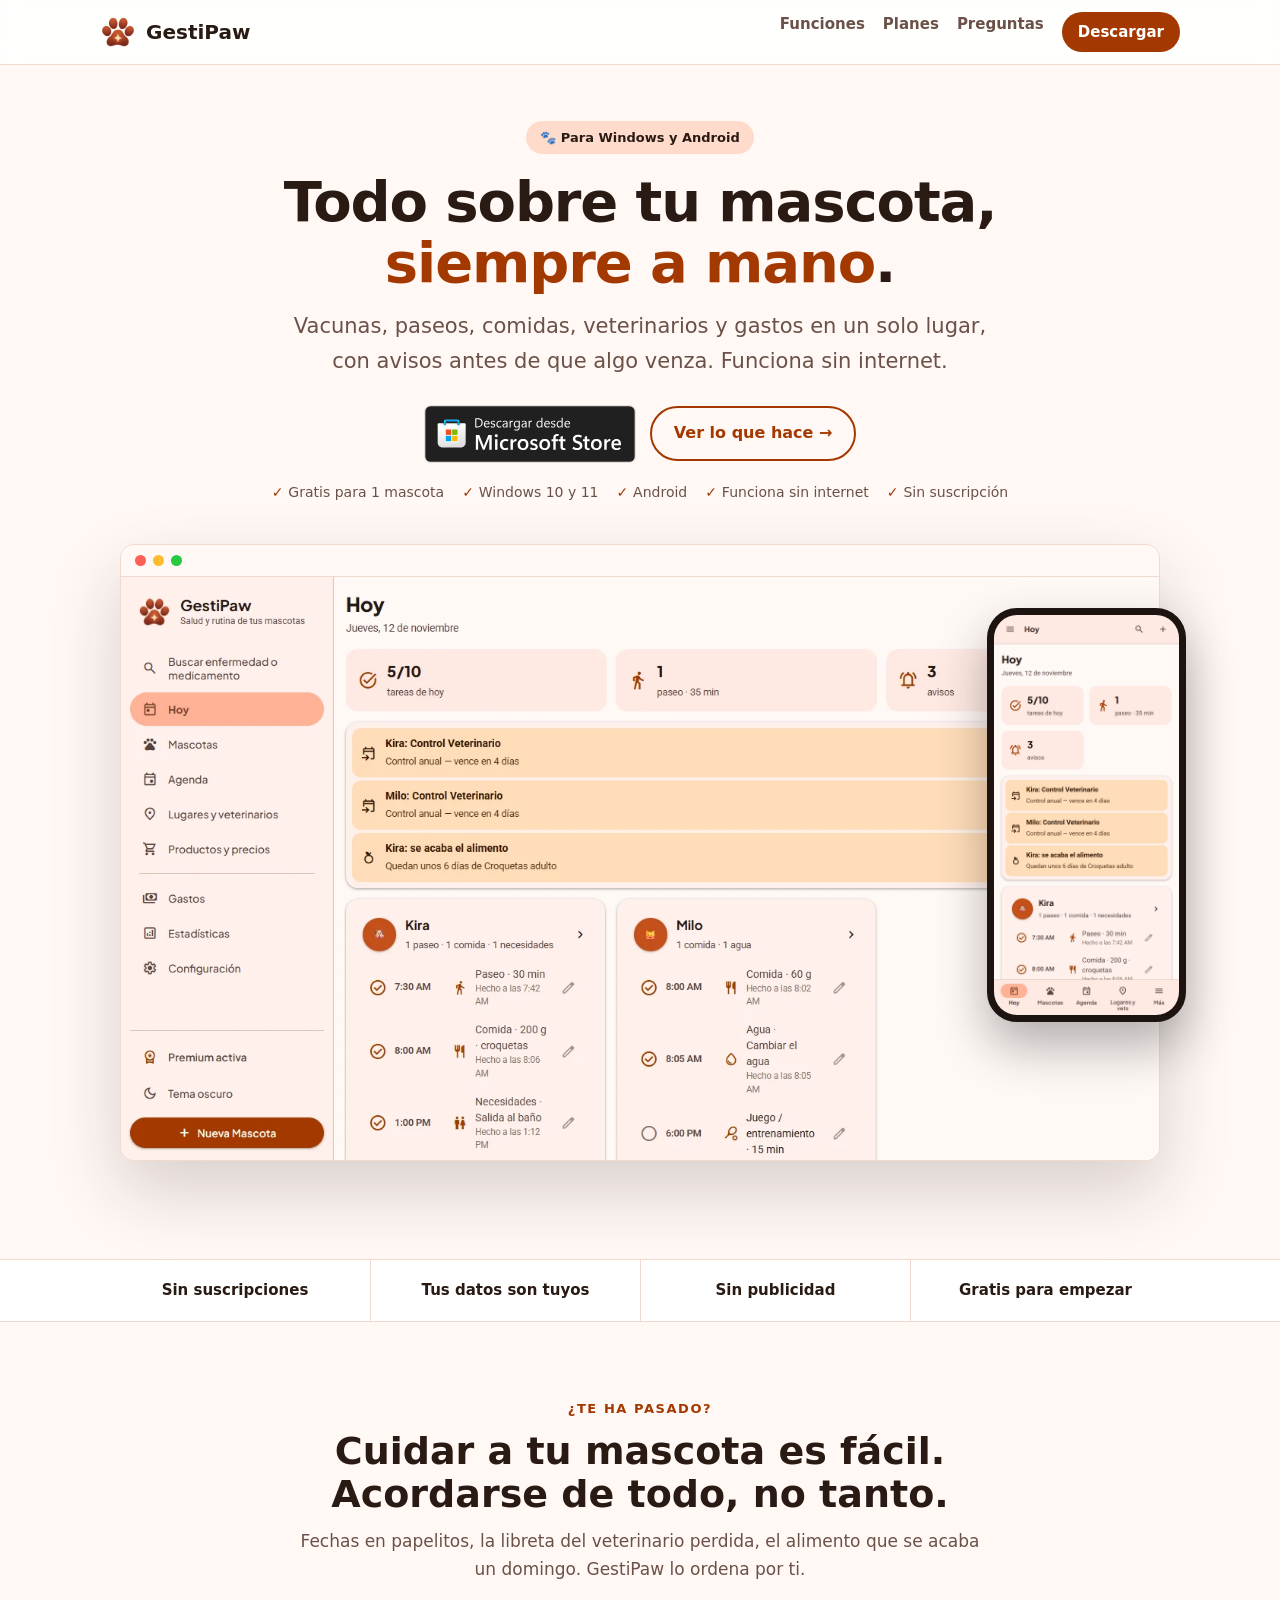
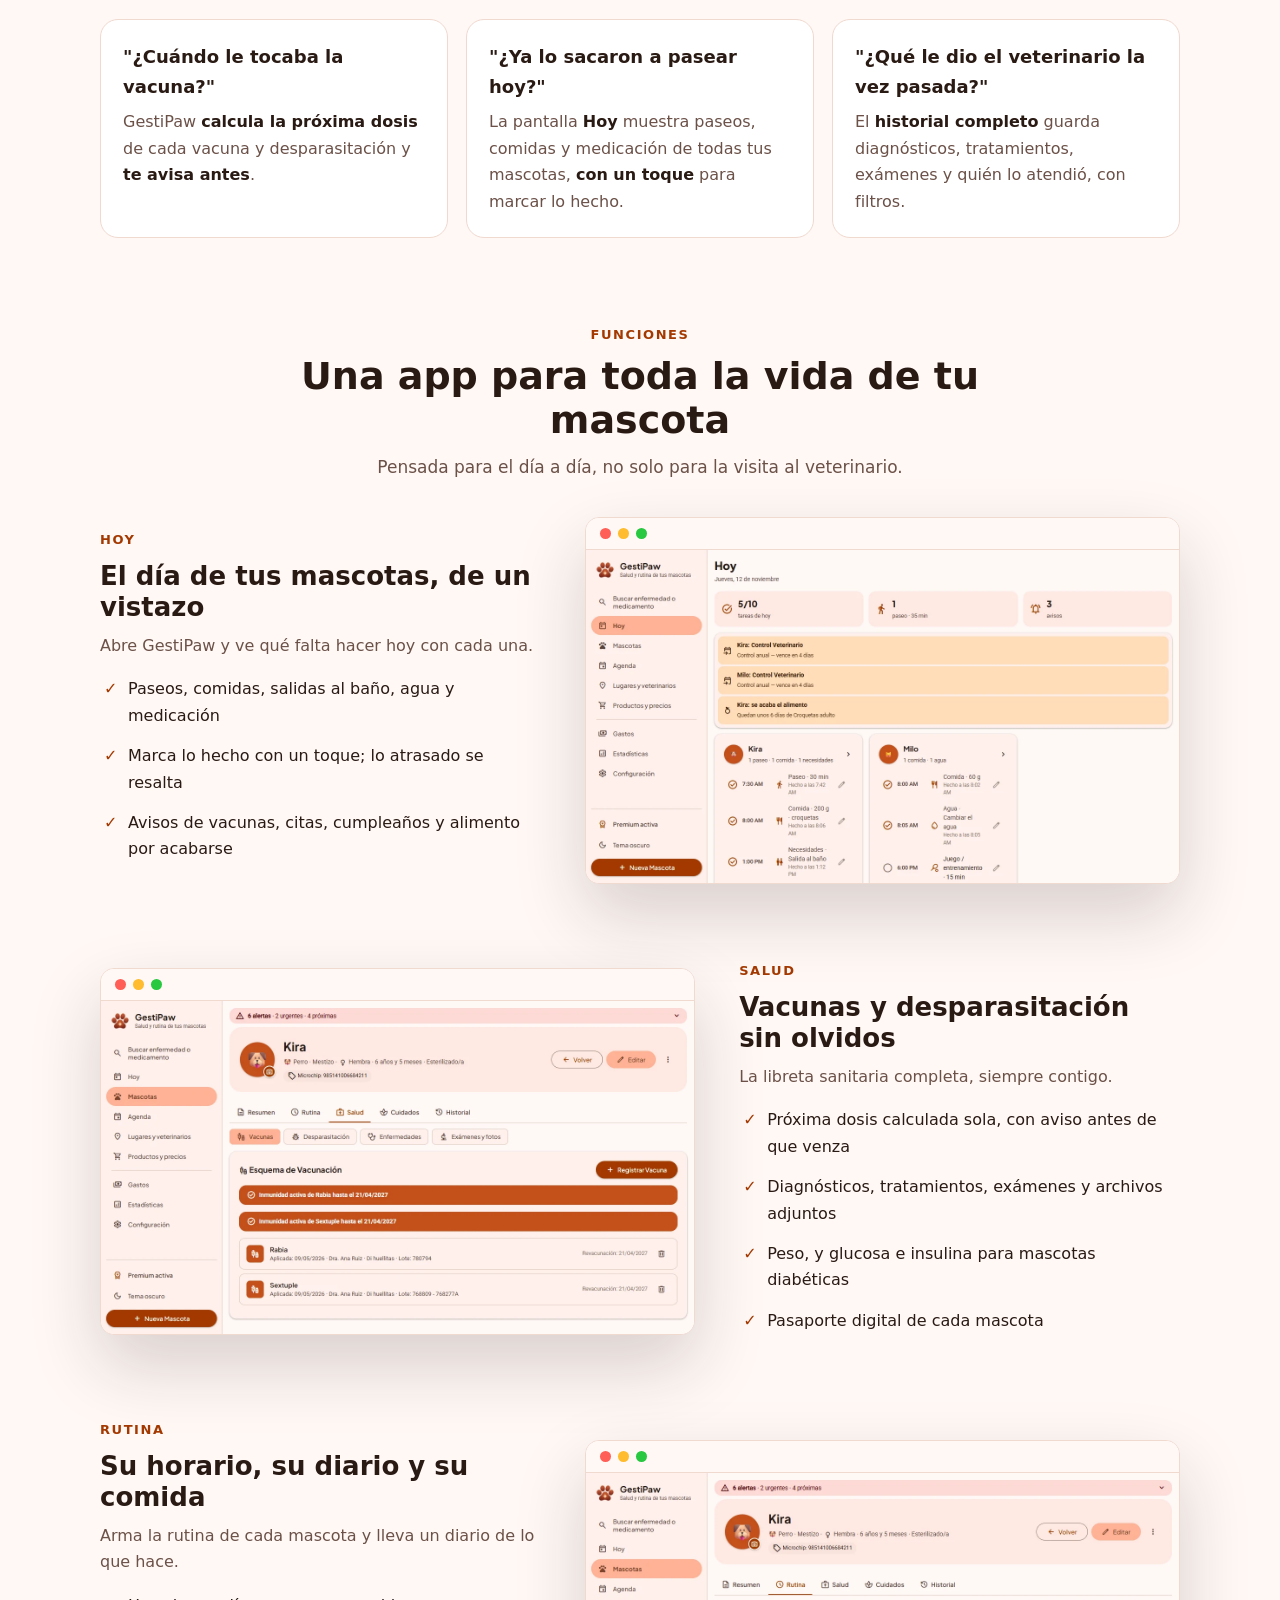
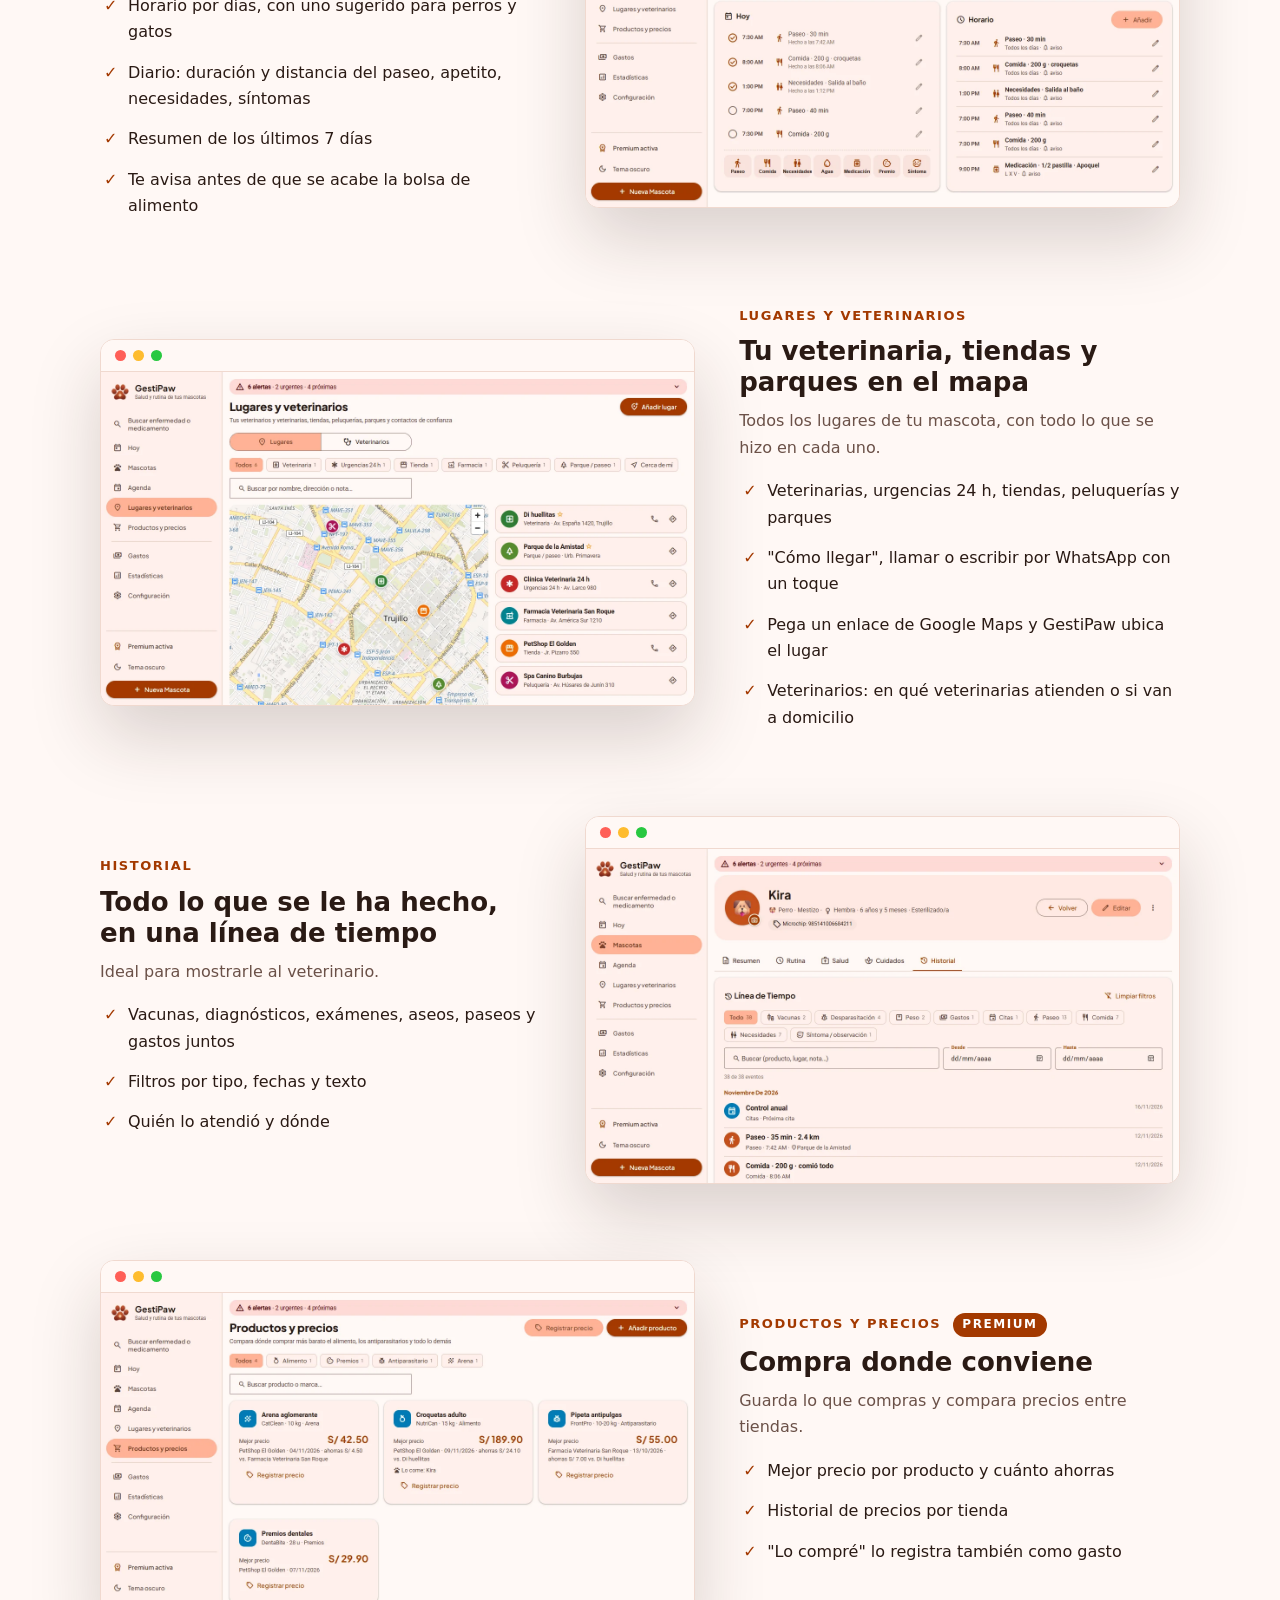
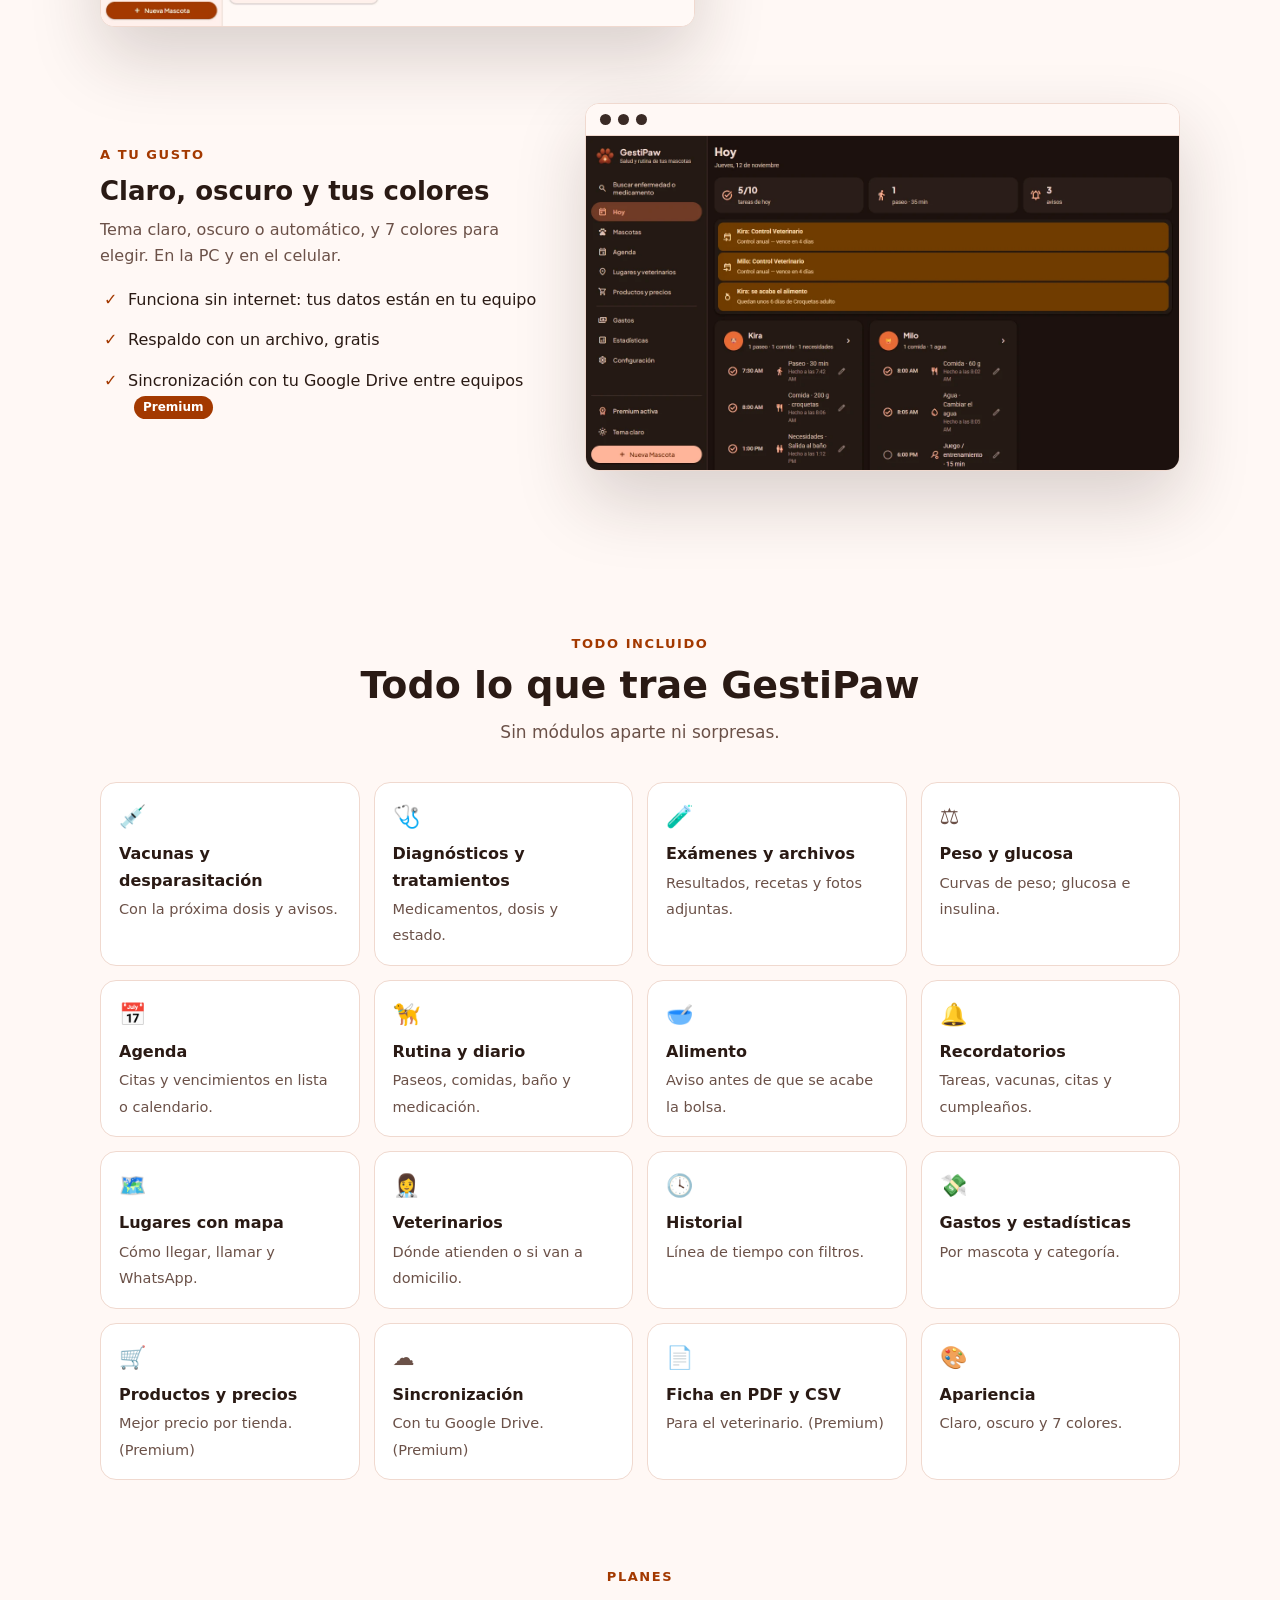
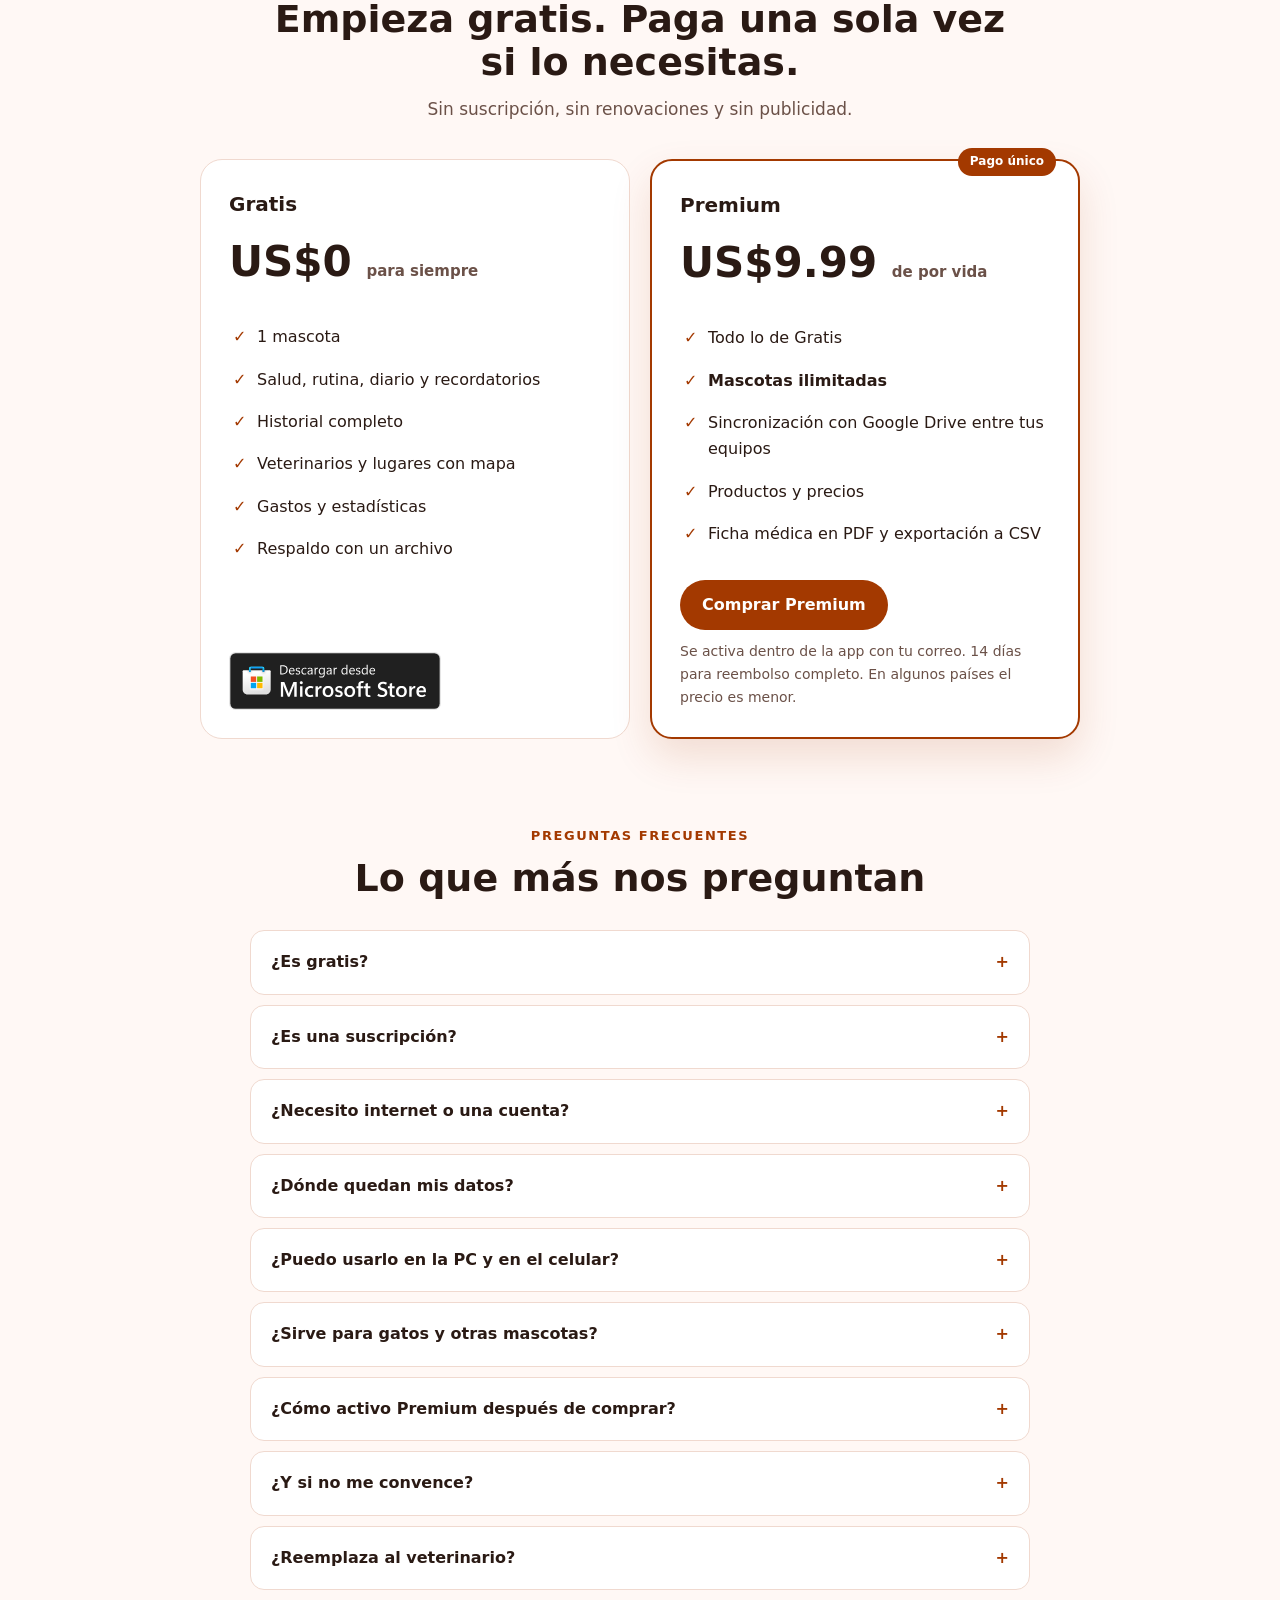
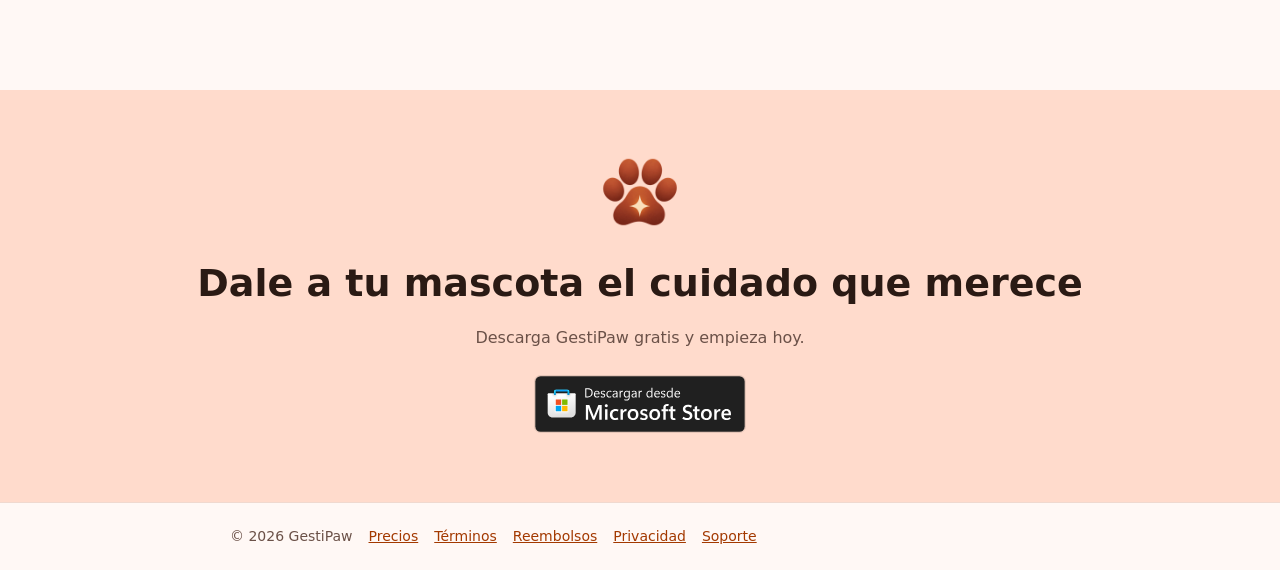
<file: index.html>
<!doctype html>
<html lang="es">
<head>
<meta charset="utf-8">
<meta name="viewport" content="width=device-width, initial-scale=1">
<title>GestiPaw — la salud y la rutina de tus mascotas</title>
<meta name="description" content="GestiPaw: vacunas, desparasitación, paseos, comidas, veterinarios, lugares y gastos de tus mascotas, con recordatorios. Funciona sin internet. Gratis para 1 mascota; Premium de pago único.">
<meta property="og:title" content="GestiPaw — la salud y la rutina de tus mascotas">
<meta property="og:description" content="Vacunas, paseos, comidas, veterinarios y gastos en un solo lugar, con avisos antes de que algo venza.">
<meta property="og:image" content="https://gestipaw-design.github.io/assets/hoy.webp">
<link rel="icon" href="favicon.png">
<link rel="stylesheet" href="estilo.css">
<link rel="stylesheet" href="portada.css">
</head>
<body>
<header class="cabecera"><div class="cabecera-in">
  <a class="marca" href="./"><img src="logo.png" alt="">GestiPaw</a>
  <nav>
    <a href="#funciones" class="ocultar-movil">Funciones</a>
    <a href="#planes" class="ocultar-movil">Planes</a>
    <a href="#preguntas" class="ocultar-movil">Preguntas</a>
    <a href="#descargar" class="btn-nav">Descargar</a>
  </nav>
</div></header>

<main style="max-width:none;padding:0">
  <!-- PORTADA -->
  <section class="heroe2"><div class="cont">
    <div class="ceja">🐾 Para Windows y Android</div>
    <h1>Todo sobre tu mascota,<br><em>siempre a mano</em>.</h1>
    <p class="claim">Vacunas, paseos, comidas, veterinarios y gastos en un solo lugar, con avisos antes de que algo venza. Funciona sin internet.</p>
    <div class="acciones" id="descargar">
      <a class="ms-badge enlace-store" href="#" target="_blank" rel="noopener" aria-label="Consíguelo en Microsoft Store">
        <img class="oscuro" src="assets/ms-badge-dark.svg" alt="Consíguelo en Microsoft Store" width="212" height="58">
        <img class="claro" src="assets/ms-badge-light.svg" alt="Consíguelo en Microsoft Store" width="212" height="58">
      </a>
      <a class="boton sec" href="#funciones">Ver lo que hace →</a>
    </div>
    <div class="chips"><span>Gratis para 1 mascota</span><span>Windows 10 y 11</span><span>Android</span><span>Funciona sin internet</span><span>Sin suscripción</span></div>

    <div class="pantallas">
      <div class="ventana"><div class="barra"><i style="background:#ff5f57"></i><i style="background:#febc2e"></i><i style="background:#28c840"></i></div>
        <img src="assets/hoy.webp" alt="GestiPaw: pantalla Hoy con las tareas del día de cada mascota" width="1366" height="768"></div>
      <div class="telefono"><img src="assets/movil-hoy.webp" alt="GestiPaw en el celular" width="390" height="844"></div>
    </div>
  </div></section>

  <!-- FRANJA -->
  <div class="franja"><div class="cont"><div>Sin suscripciones</div><div>Tus datos son tuyos</div><div>Sin publicidad</div><div>Gratis para empezar</div></div></div>

  <!-- PROBLEMAS -->
  <section class="seccion"><div class="cont">
    <span class="eti">¿Te ha pasado?</span>
    <h2>Cuidar a tu mascota es fácil. Acordarse de todo, no tanto.</h2>
    <p class="intro">Fechas en papelitos, la libreta del veterinario perdida, el alimento que se acaba un domingo. GestiPaw lo ordena por ti.</p>
    <div class="dolores">
      <div class="dolor"><div class="q">"¿Cuándo le tocaba la vacuna?"</div><div class="a">GestiPaw <b>calcula la próxima dosis</b> de cada vacuna y desparasitación y <b>te avisa antes</b>.</div></div>
      <div class="dolor"><div class="q">"¿Ya lo sacaron a pasear hoy?"</div><div class="a">La pantalla <b>Hoy</b> muestra paseos, comidas y medicación de todas tus mascotas, <b>con un toque</b> para marcar lo hecho.</div></div>
      <div class="dolor"><div class="q">"¿Qué le dio el veterinario la vez pasada?"</div><div class="a">El <b>historial completo</b> guarda diagnósticos, tratamientos, exámenes y quién lo atendió, con filtros.</div></div>
    </div>
  </div></section>

  <!-- FUNCIONES -->
  <section class="seccion" id="funciones"><div class="cont">
    <span class="eti">Funciones</span>
    <h2>Una app para toda la vida de tu mascota</h2>
    <p class="intro">Pensada para el día a día, no solo para la visita al veterinario.</p>

    <div class="funcion">
      <div class="texto"><span class="eti" style="text-align:left">Hoy</span>
        <h3>El día de tus mascotas, de un vistazo</h3>
        <p>Abre GestiPaw y ve qué falta hacer hoy con cada una.</p>
        <ul><li>Paseos, comidas, salidas al baño, agua y medicación</li><li>Marca lo hecho con un toque; lo atrasado se resalta</li><li>Avisos de vacunas, citas, cumpleaños y alimento por acabarse</li></ul></div>
      <div class="ventana"><div class="barra"><i style="background:#ff5f57"></i><i style="background:#febc2e"></i><i style="background:#28c840"></i></div><img src="assets/hoy.webp" alt="Pantalla Hoy"></div>
    </div>

    <div class="funcion inv">
      <div class="texto"><span class="eti" style="text-align:left">Salud</span>
        <h3>Vacunas y desparasitación sin olvidos</h3>
        <p>La libreta sanitaria completa, siempre contigo.</p>
        <ul><li>Próxima dosis calculada sola, con aviso antes de que venza</li><li>Diagnósticos, tratamientos, exámenes y archivos adjuntos</li><li>Peso, y glucosa e insulina para mascotas diabéticas</li><li>Pasaporte digital de cada mascota</li></ul></div>
      <div class="ventana"><div class="barra"><i style="background:#ff5f57"></i><i style="background:#febc2e"></i><i style="background:#28c840"></i></div><img src="assets/ficha-salud.webp" alt="Ficha de salud de la mascota"></div>
    </div>

    <div class="funcion">
      <div class="texto"><span class="eti" style="text-align:left">Rutina</span>
        <h3>Su horario, su diario y su comida</h3>
        <p>Arma la rutina de cada mascota y lleva un diario de lo que hace.</p>
        <ul><li>Horario por días, con uno sugerido para perros y gatos</li><li>Diario: duración y distancia del paseo, apetito, necesidades, síntomas</li><li>Resumen de los últimos 7 días</li><li>Te avisa antes de que se acabe la bolsa de alimento</li></ul></div>
      <div class="ventana"><div class="barra"><i style="background:#ff5f57"></i><i style="background:#febc2e"></i><i style="background:#28c840"></i></div><img src="assets/rutina.webp" alt="Rutina diaria de la mascota"></div>
    </div>

    <div class="funcion inv">
      <div class="texto"><span class="eti" style="text-align:left">Lugares y veterinarios</span>
        <h3>Tu veterinaria, tiendas y parques en el mapa</h3>
        <p>Todos los lugares de tu mascota, con todo lo que se hizo en cada uno.</p>
        <ul><li>Veterinarias, urgencias 24 h, tiendas, peluquerías y parques</li><li>"Cómo llegar", llamar o escribir por WhatsApp con un toque</li><li>Pega un enlace de Google Maps y GestiPaw ubica el lugar</li><li>Veterinarios: en qué veterinarias atienden o si van a domicilio</li></ul></div>
      <div class="ventana"><div class="barra"><i style="background:#ff5f57"></i><i style="background:#febc2e"></i><i style="background:#28c840"></i></div><img src="assets/lugares.webp" alt="Mapa de lugares"></div>
    </div>

    <div class="funcion">
      <div class="texto"><span class="eti" style="text-align:left">Historial</span>
        <h3>Todo lo que se le ha hecho, en una línea de tiempo</h3>
        <p>Ideal para mostrarle al veterinario.</p>
        <ul><li>Vacunas, diagnósticos, exámenes, aseos, paseos y gastos juntos</li><li>Filtros por tipo, fechas y texto</li><li>Quién lo atendió y dónde</li></ul></div>
      <div class="ventana"><div class="barra"><i style="background:#ff5f57"></i><i style="background:#febc2e"></i><i style="background:#28c840"></i></div><img src="assets/historial.webp" alt="Línea de tiempo"></div>
    </div>

    <div class="funcion inv">
      <div class="texto"><span class="eti" style="text-align:left">Productos y precios <span class="premium-tag">Premium</span></span>
        <h3>Compra donde conviene</h3>
        <p>Guarda lo que compras y compara precios entre tiendas.</p>
        <ul><li>Mejor precio por producto y cuánto ahorras</li><li>Historial de precios por tienda</li><li>"Lo compré" lo registra también como gasto</li></ul></div>
      <div class="ventana"><div class="barra"><i style="background:#ff5f57"></i><i style="background:#febc2e"></i><i style="background:#28c840"></i></div><img src="assets/precios.webp" alt="Productos y precios"></div>
    </div>

    <div class="funcion">
      <div class="texto"><span class="eti" style="text-align:left">A tu gusto</span>
        <h3>Claro, oscuro y tus colores</h3>
        <p>Tema claro, oscuro o automático, y 7 colores para elegir. En la PC y en el celular.</p>
        <ul><li>Funciona sin internet: tus datos están en tu equipo</li><li>Respaldo con un archivo, gratis</li><li>Sincronización con tu Google Drive entre equipos <span class="premium-tag">Premium</span></li></ul></div>
      <div class="ventana"><div class="barra"><i style="background:#3a2a25"></i><i style="background:#3a2a25"></i><i style="background:#3a2a25"></i></div><img src="assets/oscuro.webp" alt="Tema oscuro"></div>
    </div>
  </div></section>

  <!-- TODO LO QUE INCLUYE -->
  <section class="seccion"><div class="cont">
    <span class="eti">Todo incluido</span>
    <h2>Todo lo que trae GestiPaw</h2>
    <p class="intro">Sin módulos aparte ni sorpresas.</p>
    <div class="incluye">
      <div><span class="ico">💉</span><b>Vacunas y desparasitación</b><span>Con la próxima dosis y avisos.</span></div>
      <div><span class="ico">🩺</span><b>Diagnósticos y tratamientos</b><span>Medicamentos, dosis y estado.</span></div>
      <div><span class="ico">🧪</span><b>Exámenes y archivos</b><span>Resultados, recetas y fotos adjuntas.</span></div>
      <div><span class="ico">⚖️</span><b>Peso y glucosa</b><span>Curvas de peso; glucosa e insulina.</span></div>
      <div><span class="ico">📅</span><b>Agenda</b><span>Citas y vencimientos en lista o calendario.</span></div>
      <div><span class="ico">🦮</span><b>Rutina y diario</b><span>Paseos, comidas, baño y medicación.</span></div>
      <div><span class="ico">🥣</span><b>Alimento</b><span>Aviso antes de que se acabe la bolsa.</span></div>
      <div><span class="ico">🔔</span><b>Recordatorios</b><span>Tareas, vacunas, citas y cumpleaños.</span></div>
      <div><span class="ico">🗺️</span><b>Lugares con mapa</b><span>Cómo llegar, llamar y WhatsApp.</span></div>
      <div><span class="ico">👩‍⚕️</span><b>Veterinarios</b><span>Dónde atienden o si van a domicilio.</span></div>
      <div><span class="ico">🕓</span><b>Historial</b><span>Línea de tiempo con filtros.</span></div>
      <div><span class="ico">💸</span><b>Gastos y estadísticas</b><span>Por mascota y categoría.</span></div>
      <div><span class="ico">🛒</span><b>Productos y precios</b><span>Mejor precio por tienda. (Premium)</span></div>
      <div><span class="ico">☁️</span><b>Sincronización</b><span>Con tu Google Drive. (Premium)</span></div>
      <div><span class="ico">📄</span><b>Ficha en PDF y CSV</b><span>Para el veterinario. (Premium)</span></div>
      <div><span class="ico">🎨</span><b>Apariencia</b><span>Claro, oscuro y 7 colores.</span></div>
    </div>
  </div></section>

  <!-- PLANES -->
  <section class="seccion" id="planes"><div class="cont">
    <span class="eti">Planes</span>
    <h2>Empieza gratis. Paga una sola vez si lo necesitas.</h2>
    <p class="intro">Sin suscripción, sin renovaciones y sin publicidad.</p>
    <div class="planes">
      <div class="plan">
        <div class="nombre">Gratis</div>
        <div class="precio">US$0 <small>para siempre</small></div>
        <ul><li>1 mascota</li><li>Salud, rutina, diario y recordatorios</li><li>Historial completo</li><li>Veterinarios y lugares con mapa</li><li>Gastos y estadísticas</li><li>Respaldo con un archivo</li></ul>
        <div class="acc"><a class="ms-badge enlace-store" href="#" target="_blank" rel="noopener" aria-label="Consíguelo en Microsoft Store">
          <img class="oscuro" src="assets/ms-badge-dark.svg" alt="Consíguelo en Microsoft Store" width="212" height="58">
          <img class="claro" src="assets/ms-badge-light.svg" alt="Consíguelo en Microsoft Store" width="212" height="58"></a></div>
      </div>
      <div class="plan pro">
        <span class="cinta">Pago único</span>
        <div class="nombre">Premium</div>
        <div class="precio">US$9.99 <small>de por vida</small></div>
        <ul><li>Todo lo de Gratis</li><li><b>Mascotas ilimitadas</b></li><li>Sincronización con Google Drive entre tus equipos</li><li>Productos y precios</li><li>Ficha médica en PDF y exportación a CSV</li></ul>
        <div class="acc"><a class="boton" href="pagar.html">Comprar Premium</a>
          <span class="fecha" style="margin:0">Se activa dentro de la app con tu correo. 14 días para reembolso completo. En algunos países el precio es menor.</span></div>
      </div>
    </div>
  </div></section>

  <!-- PREGUNTAS -->
  <section class="seccion" id="preguntas"><div class="cont">
    <span class="eti">Preguntas frecuentes</span>
    <h2>Lo que más nos preguntan</h2>
    <div class="faq" style="margin-top:30px">
      <details><summary>¿Es gratis?</summary><p>Sí. GestiPaw es gratis para 1 mascota, sin límite de tiempo y sin publicidad. Si tienes más mascotas o quieres sincronizar entre equipos, GestiPaw Premium es un pago único de US$9.99.</p></details>
      <details><summary>¿Es una suscripción?</summary><p>No. Premium se paga una sola vez y es tuyo de por vida, con las actualizaciones incluidas.</p></details>
      <details><summary>¿Necesito internet o una cuenta?</summary><p>No. GestiPaw funciona sin internet y sin crear cuentas. Solo el mapa y la sincronización con Google Drive usan internet.</p></details>
      <details><summary>¿Dónde quedan mis datos?</summary><p>En tu equipo. Si activas la sincronización (Premium), también en la carpeta privada de la app en tu propio Google Drive. Nosotros no vemos tus datos. <a href="privacidad.html">Política de privacidad</a>.</p></details>
      <details><summary>¿Puedo usarlo en la PC y en el celular?</summary><p>Sí: GestiPaw está para Windows y Android. Con Premium, tus datos se sincronizan entre tus equipos a través de tu Google Drive, y activas Premium en cada uno con el mismo correo.</p></details>
      <details><summary>¿Sirve para gatos y otras mascotas?</summary><p>Sí. Tiene catálogos de vacunas, razas y rutina sugerida para perros y gatos, y puedes registrar cualquier mascota.</p></details>
      <details><summary>¿Cómo activo Premium después de comprar?</summary><p>En GestiPaw ve a Configuración → Premium, escribe el correo con el que pagaste y toca "Enviar código". Te llega un código de 6 dígitos desde gestipaw@gmail.com; escríbelo y listo.</p></details>
      <details><summary>¿Y si no me convence?</summary><p>Tienes 14 días desde la compra para pedir el reembolso completo. <a href="reembolsos.html">Política de reembolsos</a>.</p></details>
      <details><summary>¿Reemplaza al veterinario?</summary><p>No. GestiPaw es una herramienta para registrar y recordar; ante cualquier duda sobre la salud de tu mascota, consulta a un veterinario.</p></details>
    </div>
  </div></section>

  <!-- LLAMADO FINAL -->
  <section class="final">
    <img class="logo" src="logo.png" alt="">
    <h2>Dale a tu mascota el cuidado que merece</h2>
    <p>Descarga GestiPaw gratis y empieza hoy.</p>
    <a class="ms-badge enlace-store" href="#" target="_blank" rel="noopener" aria-label="Consíguelo en Microsoft Store">
      <img class="oscuro" src="assets/ms-badge-dark.svg" alt="Consíguelo en Microsoft Store" width="212" height="58">
      <img class="claro" src="assets/ms-badge-light.svg" alt="Consíguelo en Microsoft Store" width="212" height="58">
    </a>
  </section>
</main>

<footer class="pie"><div class="pie-in"><span>© 2026 GestiPaw</span><a href="#planes">Precios</a><a href="terminos.html">Términos</a><a href="reembolsos.html">Reembolsos</a><a href="privacidad.html">Privacidad</a><a href="soporte.html">Soporte</a></div></footer>

<div class="visor" id="visor" onclick="this.classList.remove('abierto')"><img alt=""></div>
<script>
// Enlace de la Microsoft Store (Store ID de Partner Center → Identidad del producto).
var STORE_ID = '9NFSWVJCV7WC';
document.querySelectorAll('.enlace-store').forEach(function (a) {
  a.href = /^9[A-Z0-9]{11}$/.test(STORE_ID) ? 'https://apps.microsoft.com/detail/' + STORE_ID + '?hl=es' : 'https://apps.microsoft.com/search?query=GestiPaw&hl=es';
});
// Ver capturas en grande.
document.querySelectorAll('.funcion .ventana img').forEach(function (img) {
  img.addEventListener('click', function () {
    var v = document.getElementById('visor'); v.querySelector('img').src = img.src; v.classList.add('abierto');
  });
});
</script>
</body>
</html>
</file>
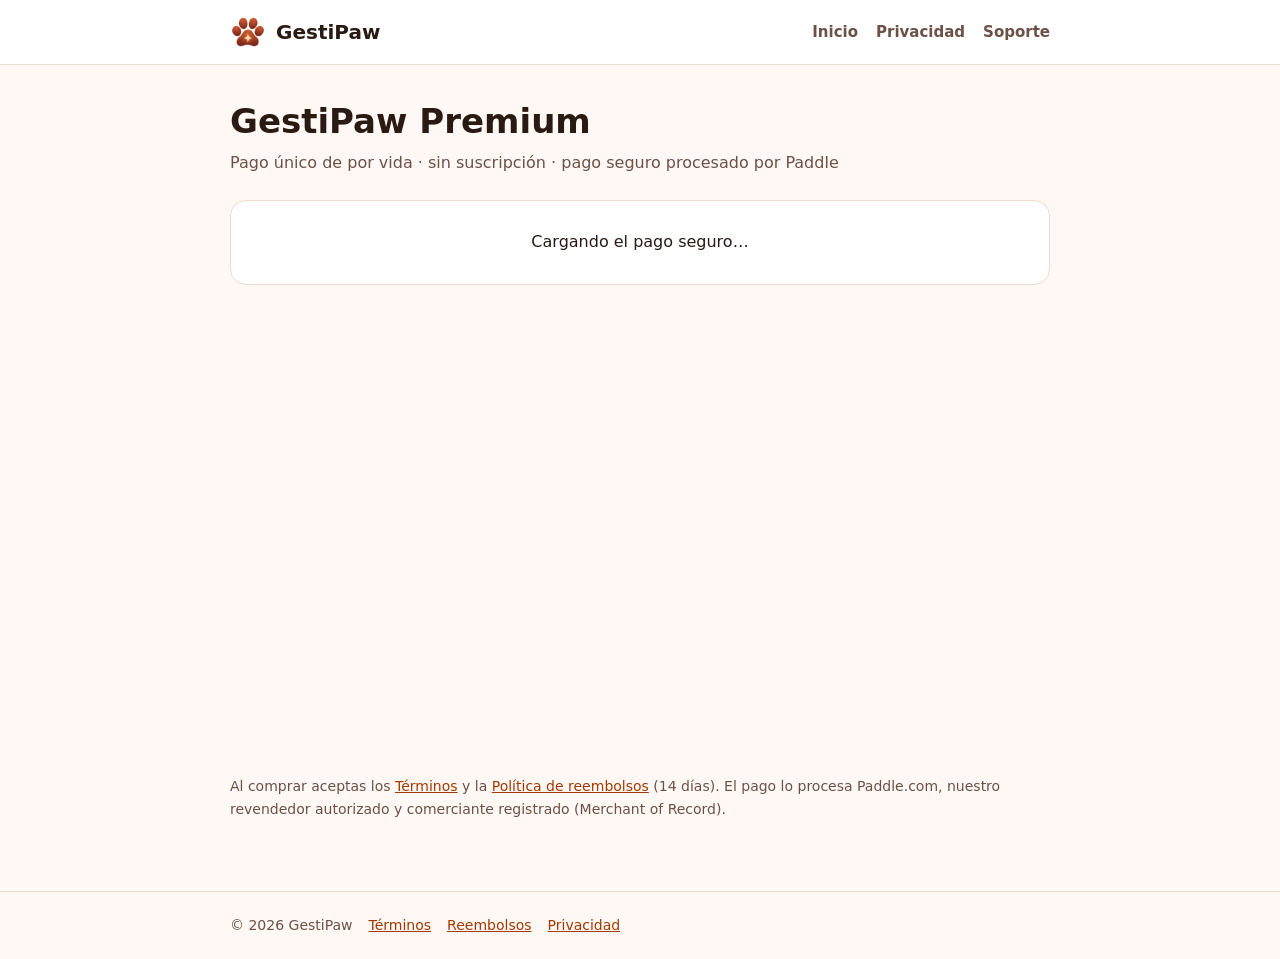
<file: pagar.html>
<!doctype html>
<html lang="es">
<head>
<meta charset="utf-8">
<meta name="viewport" content="width=device-width, initial-scale=1">
<title>Comprar GestiPaw Premium</title>
<meta name="robots" content="noindex">
<link rel="icon" href="favicon.png">
<link rel="stylesheet" href="estilo.css">
<style>
  #paddle-checkout-container { min-height: 450px; }
  .estado { text-align: center; padding: 28px 10px; }
  .estado .grande { font-size: 44px; }
  ol.pasos li { margin: 6px 0; }
</style>
</head>
<body>
<header class="cabecera"><div class="cabecera-in">
  <a class="marca" href="./"><img src="logo.png" alt="">GestiPaw</a>
  <nav><a href="./">Inicio</a><a href="privacidad.html">Privacidad</a><a href="soporte.html">Soporte</a></nav>
</div></header>
<main>
  <h1>GestiPaw Premium</h1>
  <p class="sub">Pago único de por vida · sin suscripción · pago seguro procesado por Paddle</p>

  <div id="cargando" class="caja estado">Cargando el pago seguro…</div>
  <div id="paddle-checkout-container" class="paddle-checkout-container"></div>

  <div id="exito" class="caja destacada" style="display:none">
    <div class="estado"><div class="grande">🎉</div><h2 style="margin-top:6px">¡Gracias por tu compra!</h2></div>
    <p>Para activar Premium:</p>
    <ol class="pasos">
      <li>Abre GestiPaw → <b>Configuración → Premium</b>.</li>
      <li>Escribe el <b>correo con el que pagaste</b> y toca <b>Activar</b>.</li>
      <li>Te llegará un <b>código de 6 dígitos</b> desde gestipaw@gmail.com: escríbelo en la app.</li>
    </ol>
    <p>Paddle también te enviará el recibo por correo.</p>
  </div>

  <div id="error" class="caja" style="display:none">
    <b>No se pudo abrir el pago.</b> <span id="errorMsg"></span>
    <p>Vuelve a intentarlo desde GestiPaw o escríbenos a <a href="mailto:gestipaw@gmail.com">gestipaw@gmail.com</a>.</p>
  </div>

  <p class="fecha" style="margin-top:22px">Al comprar aceptas los <a href="terminos.html">Términos</a> y la
    <a href="reembolsos.html">Política de reembolsos</a> (14 días). El pago lo procesa Paddle.com, nuestro revendedor
    autorizado y comerciante registrado (Merchant of Record).</p>
</main>
<footer class="pie"><div class="pie-in"><span>© 2026 GestiPaw</span><a href="terminos.html">Términos</a><a href="reembolsos.html">Reembolsos</a><a href="privacidad.html">Privacidad</a></div></footer>

<script src="https://cdn.paddle.com/paddle/v2/paddle.js"></script>
<script>
// Pago de GestiPaw Premium con Paddle (misma cuenta que HAVORA; mismo token público).
//  · ?_ptxn=txn_…  → abre la transacción que creó la app (servidor de licencias /create-checkout).
//  · sin _ptxn     → compra directa desde la web (botón "Comprar" de la portada); ?email= lo precarga.
(function () {
  var TOKEN = 'live_4ca17cc193f25d10f7c52b7209c';
  var PRECIO = 'pri_01m74dhn7b01zck8d7p5gq88h5';
  var p = new URLSearchParams(location.search);
  var txn = p.get('_ptxn'), email = p.get('email');
  var cargando = document.getElementById('cargando');
  function error(msg) {
    cargando.style.display = 'none';
    document.getElementById('error').style.display = 'block';
    document.getElementById('errorMsg').textContent = msg || '';
  }
  var intentos = 0;
  function iniciar() {
    if (typeof Paddle === 'undefined') {
      if (++intentos > 80) return error('No cargó el sistema de pago. Revisa tu conexión.');
      return setTimeout(iniciar, 100);
    }
    if (p.get('sandbox') === 'true') Paddle.Environment.set('sandbox');
    Paddle.Initialize({
      token: TOKEN,
      eventCallback: function (e) {
        if (e.name === 'checkout.loaded') cargando.style.display = 'none';
        if (e.name === 'checkout.completed') {
          document.getElementById('paddle-checkout-container').style.display = 'none';
          document.getElementById('exito').style.display = 'block';
        }
        if (e.name === 'checkout.error') error('Código: ' + ((e.data && e.data.code) || 'desconocido'));
      }
    });
    var opciones = {
      settings: {
        locale: 'es', displayMode: 'inline', frameTarget: 'paddle-checkout-container', frameInitialHeight: 450,
        frameStyle: 'width:100%;min-width:312px;background:transparent;border:none;',
        theme: matchMedia('(prefers-color-scheme: dark)').matches ? 'dark' : 'light'
      }
    };
    if (txn) opciones.transactionId = txn;
    else {
      opciones.items = [{ priceId: PRECIO, quantity: 1 }];
      if (email) opciones.customer = { email: email };
    }
    try { Paddle.Checkout.open(opciones); } catch (e) { error(e.message); }
  }
  iniciar();
})();
</script>
</body>
</html>
</file>
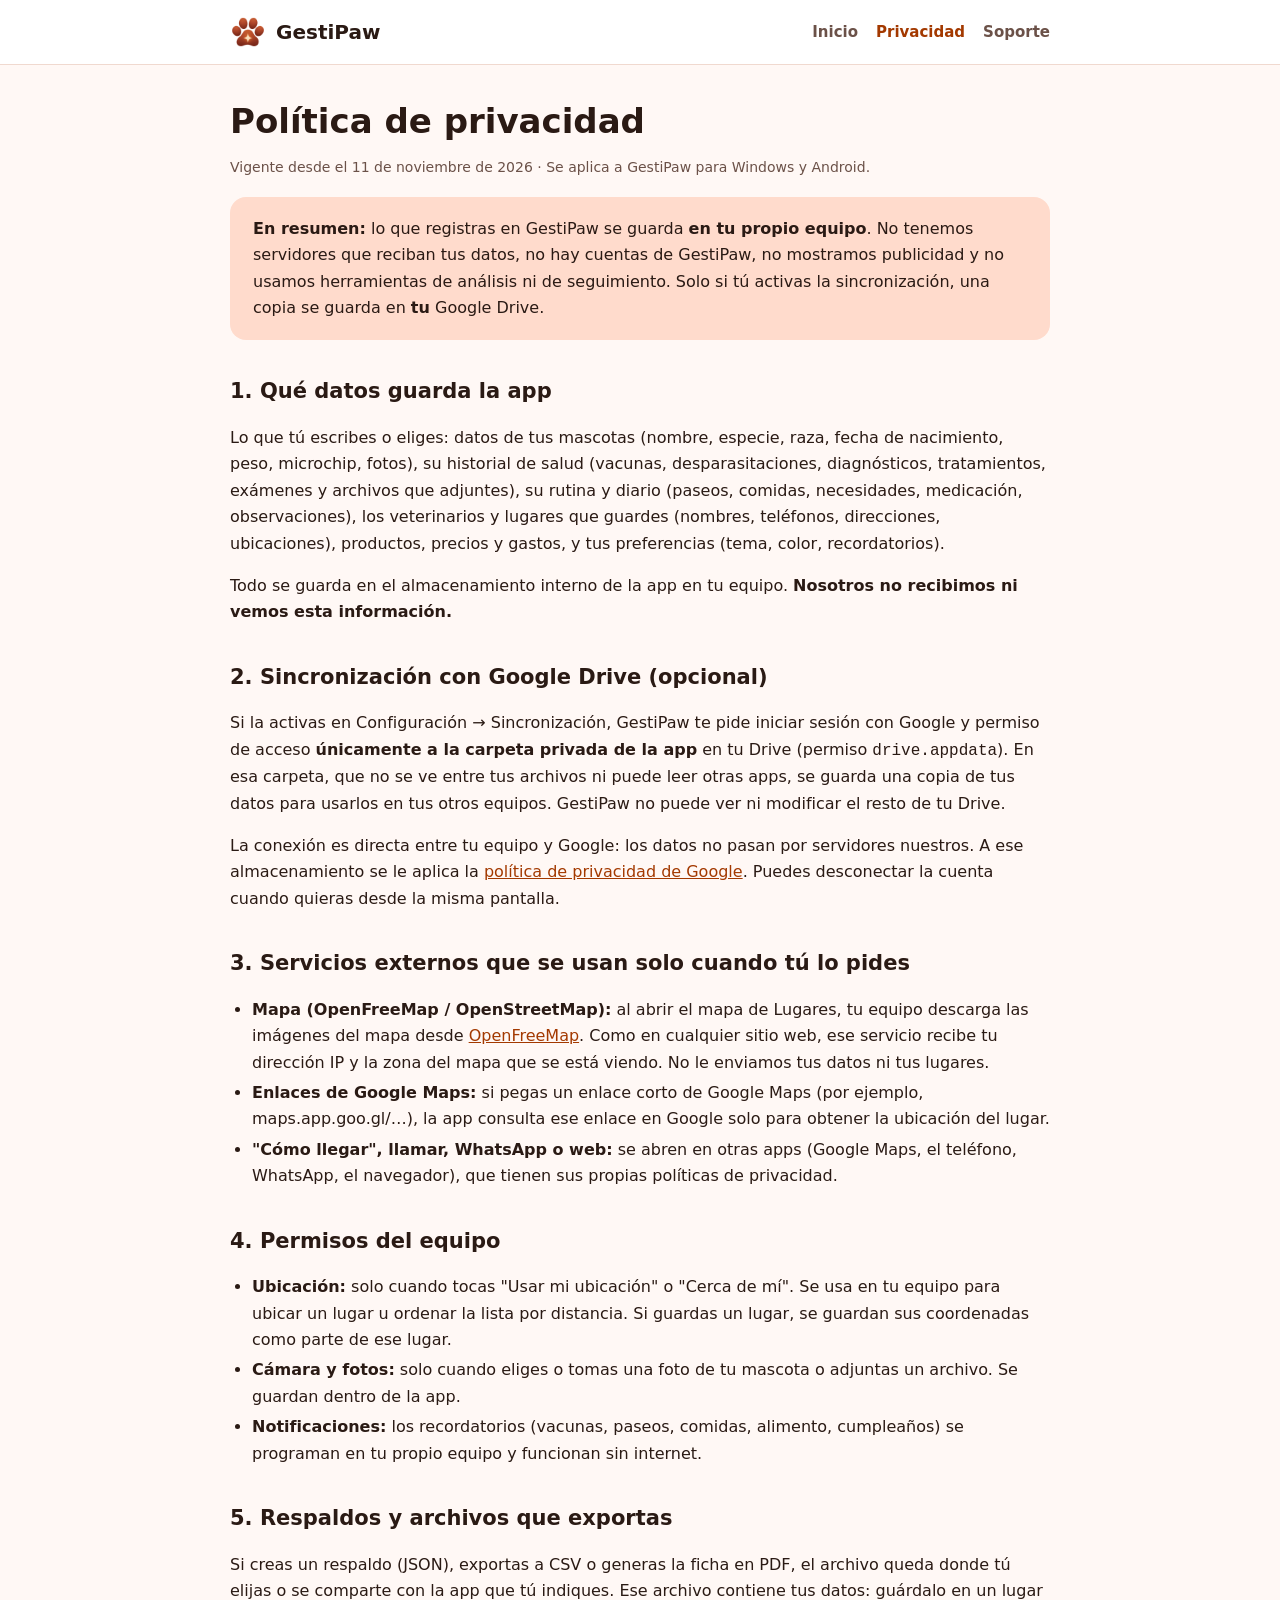
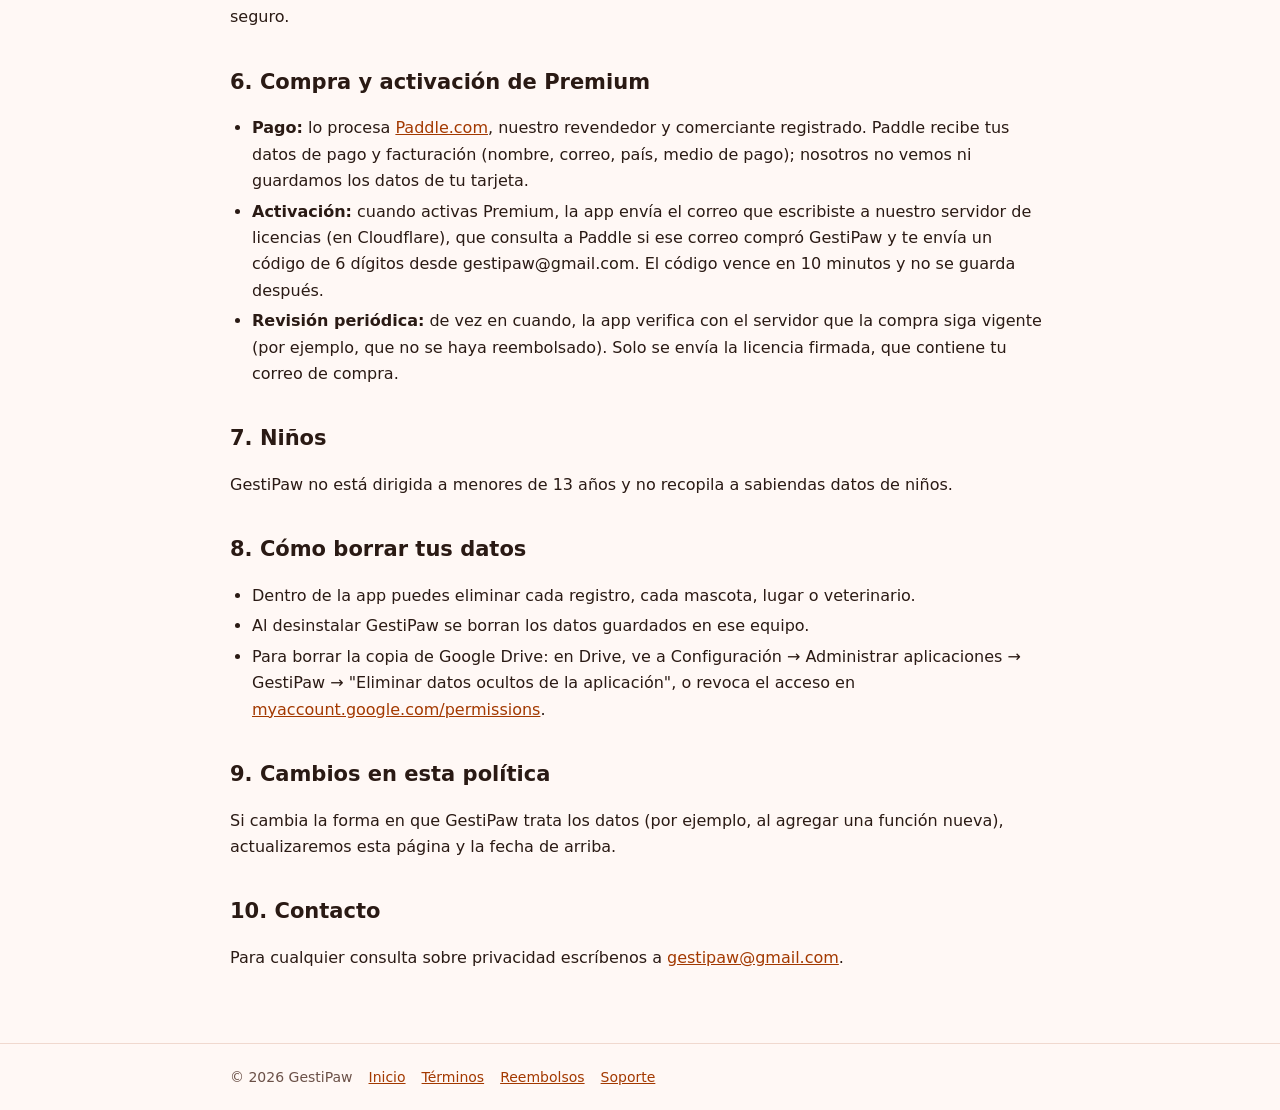
<file: privacidad.html>
<!doctype html>
<html lang="es">
<head>
<meta charset="utf-8">
<meta name="viewport" content="width=device-width, initial-scale=1">
<title>Política de privacidad — GestiPaw</title>
<meta name="description" content="Qué datos usa GestiPaw, dónde se guardan y cómo borrarlos.">
<link rel="icon" href="favicon.png">
<link rel="stylesheet" href="estilo.css">
</head>
<body>
<header class="cabecera"><div class="cabecera-in">
  <a class="marca" href="./"><img src="logo.png" alt="">GestiPaw</a>
  <nav><a href="./">Inicio</a><a href="privacidad.html" aria-current="page">Privacidad</a><a href="soporte.html">Soporte</a></nav>
</div></header>
<main>
  <h1>Política de privacidad</h1>
  <p class="fecha">Vigente desde el 11 de noviembre de 2026 · Se aplica a GestiPaw para Windows y Android.</p>

  <div class="caja destacada">
    <b>En resumen:</b> lo que registras en GestiPaw se guarda <b>en tu propio equipo</b>. No tenemos servidores que
    reciban tus datos, no hay cuentas de GestiPaw, no mostramos publicidad y no usamos herramientas de análisis ni de
    seguimiento. Solo si tú activas la sincronización, una copia se guarda en <b>tu</b> Google Drive.
  </div>

  <h2>1. Qué datos guarda la app</h2>
  <p>Lo que tú escribes o eliges: datos de tus mascotas (nombre, especie, raza, fecha de nacimiento, peso, microchip,
  fotos), su historial de salud (vacunas, desparasitaciones, diagnósticos, tratamientos, exámenes y archivos que
  adjuntes), su rutina y diario (paseos, comidas, necesidades, medicación, observaciones), los veterinarios y lugares
  que guardes (nombres, teléfonos, direcciones, ubicaciones), productos, precios y gastos, y tus preferencias
  (tema, color, recordatorios).</p>
  <p>Todo se guarda en el almacenamiento interno de la app en tu equipo. <b>Nosotros no recibimos ni vemos
  esta información.</b></p>

  <h2>2. Sincronización con Google Drive (opcional)</h2>
  <p>Si la activas en Configuración → Sincronización, GestiPaw te pide iniciar sesión con Google y permiso de acceso
  <b>únicamente a la carpeta privada de la app</b> en tu Drive (permiso <code>drive.appdata</code>). En esa carpeta,
  que no se ve entre tus archivos ni puede leer otras apps, se guarda una copia de tus datos para usarlos en tus
  otros equipos. GestiPaw no puede ver ni modificar el resto de tu Drive.</p>
  <p>La conexión es directa entre tu equipo y Google: los datos no pasan por servidores nuestros. A ese
  almacenamiento se le aplica la <a href="https://policies.google.com/privacy" rel="noopener">política de privacidad
  de Google</a>. Puedes desconectar la cuenta cuando quieras desde la misma pantalla.</p>

  <h2>3. Servicios externos que se usan solo cuando tú lo pides</h2>
  <ul>
    <li><b>Mapa (OpenFreeMap / OpenStreetMap):</b> al abrir el mapa de Lugares, tu equipo descarga las imágenes del
      mapa desde <a href="https://openfreemap.org" rel="noopener">OpenFreeMap</a>. Como en cualquier sitio web, ese
      servicio recibe tu dirección IP y la zona del mapa que se está viendo. No le enviamos tus datos ni tus lugares.</li>
    <li><b>Enlaces de Google Maps:</b> si pegas un enlace corto de Google Maps (por ejemplo, maps.app.goo.gl/…), la app
      consulta ese enlace en Google solo para obtener la ubicación del lugar.</li>
    <li><b>"Cómo llegar", llamar, WhatsApp o web:</b> se abren en otras apps (Google Maps, el teléfono, WhatsApp, el
      navegador), que tienen sus propias políticas de privacidad.</li>
  </ul>

  <h2>4. Permisos del equipo</h2>
  <ul>
    <li><b>Ubicación:</b> solo cuando tocas "Usar mi ubicación" o "Cerca de mí". Se usa en tu equipo para ubicar un
      lugar u ordenar la lista por distancia. Si guardas un lugar, se guardan sus coordenadas como parte de ese lugar.</li>
    <li><b>Cámara y fotos:</b> solo cuando eliges o tomas una foto de tu mascota o adjuntas un archivo. Se guardan
      dentro de la app.</li>
    <li><b>Notificaciones:</b> los recordatorios (vacunas, paseos, comidas, alimento, cumpleaños) se programan en tu
      propio equipo y funcionan sin internet.</li>
  </ul>

  <h2>5. Respaldos y archivos que exportas</h2>
  <p>Si creas un respaldo (JSON), exportas a CSV o generas la ficha en PDF, el archivo queda donde tú elijas o se
  comparte con la app que tú indiques. Ese archivo contiene tus datos: guárdalo en un lugar seguro.</p>

  <h2>6. Compra y activación de Premium</h2>
  <ul>
    <li><b>Pago:</b> lo procesa <a href="https://www.paddle.com/legal/privacy" rel="noopener">Paddle.com</a>, nuestro
      revendedor y comerciante registrado. Paddle recibe tus datos de pago y facturación (nombre, correo, país, medio de
      pago); nosotros no vemos ni guardamos los datos de tu tarjeta.</li>
    <li><b>Activación:</b> cuando activas Premium, la app envía el correo que escribiste a nuestro servidor de licencias
      (en Cloudflare), que consulta a Paddle si ese correo compró GestiPaw y te envía un código de 6 dígitos desde
      gestipaw@gmail.com. El código vence en 10 minutos y no se guarda después.</li>
    <li><b>Revisión periódica:</b> de vez en cuando, la app verifica con el servidor que la compra siga vigente (por
      ejemplo, que no se haya reembolsado). Solo se envía la licencia firmada, que contiene tu correo de compra.</li>
  </ul>

  <h2>7. Niños</h2>
  <p>GestiPaw no está dirigida a menores de 13 años y no recopila a sabiendas datos de niños.</p>

  <h2>8. Cómo borrar tus datos</h2>
  <ul>
    <li>Dentro de la app puedes eliminar cada registro, cada mascota, lugar o veterinario.</li>
    <li>Al desinstalar GestiPaw se borran los datos guardados en ese equipo.</li>
    <li>Para borrar la copia de Google Drive: en Drive, ve a Configuración → Administrar aplicaciones → GestiPaw →
      "Eliminar datos ocultos de la aplicación", o revoca el acceso en
      <a href="https://myaccount.google.com/permissions" rel="noopener">myaccount.google.com/permissions</a>.</li>
  </ul>

  <h2>9. Cambios en esta política</h2>
  <p>Si cambia la forma en que GestiPaw trata los datos (por ejemplo, al agregar una función nueva), actualizaremos esta
  página y la fecha de arriba.</p>

  <h2>10. Contacto</h2>
  <p>Para cualquier consulta sobre privacidad escríbenos a <a href="mailto:gestipaw@gmail.com">gestipaw@gmail.com</a>.</p>
</main>
<footer class="pie"><div class="pie-in"><span>© 2026 GestiPaw</span><a href="./">Inicio</a><a href="terminos.html">Términos</a><a href="reembolsos.html">Reembolsos</a><a href="soporte.html">Soporte</a></div></footer>
</body>
</html>
</file>
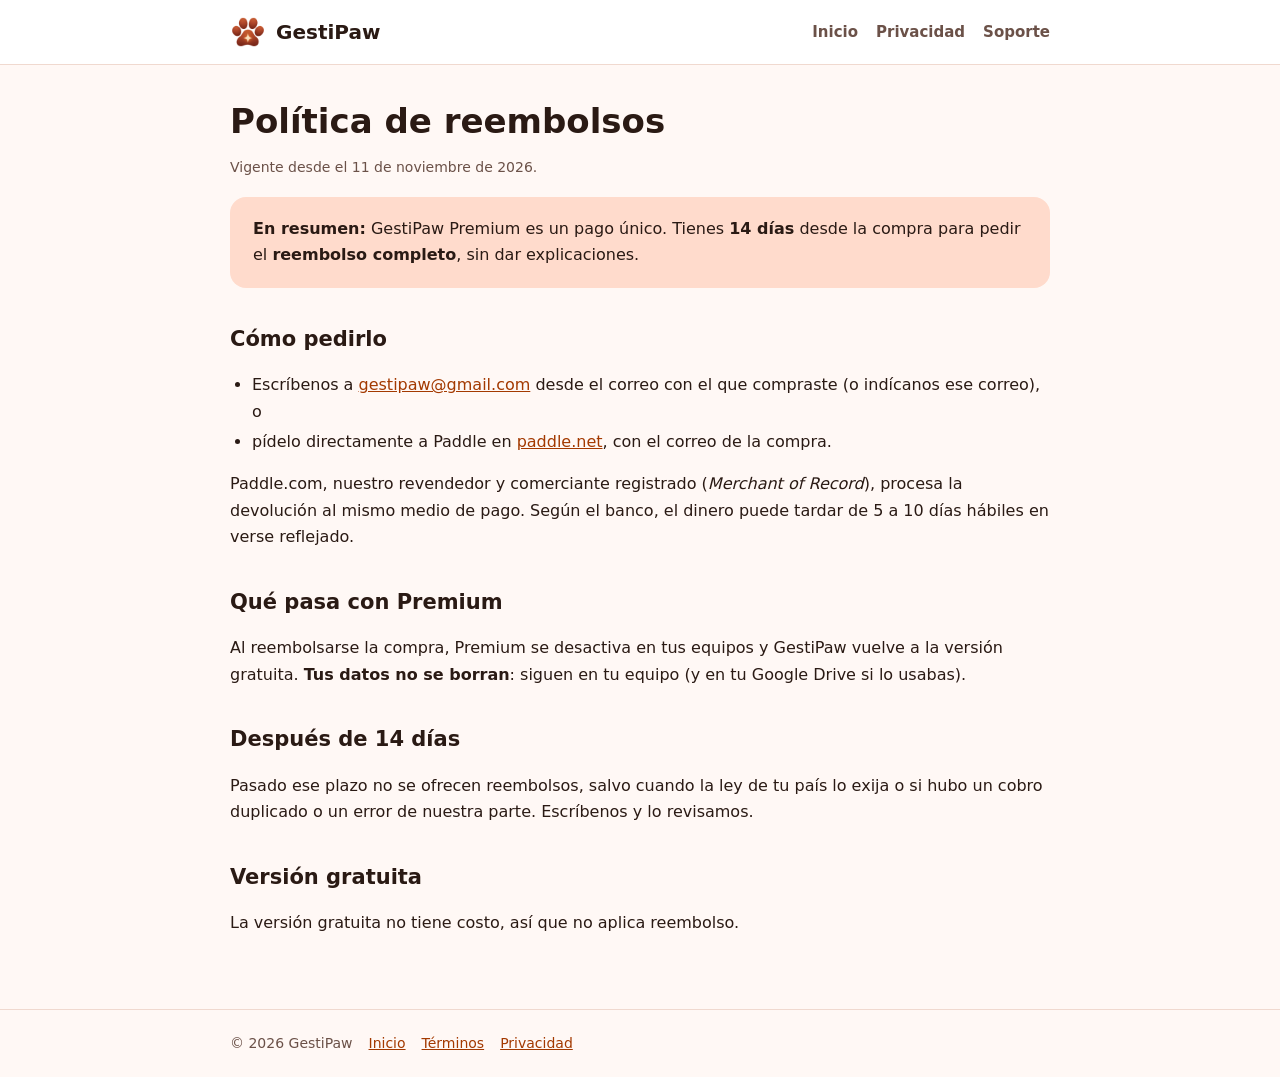
<file: reembolsos.html>
<!doctype html>
<html lang="es">
<head>
<meta charset="utf-8">
<meta name="viewport" content="width=device-width, initial-scale=1">
<title>Política de reembolsos — GestiPaw</title>
<meta name="description" content="Cómo pedir el reembolso de GestiPaw Premium.">
<link rel="icon" href="favicon.png">
<link rel="stylesheet" href="estilo.css">
</head>
<body>
<header class="cabecera"><div class="cabecera-in">
  <a class="marca" href="./"><img src="logo.png" alt="">GestiPaw</a>
  <nav><a href="./">Inicio</a><a href="privacidad.html">Privacidad</a><a href="soporte.html">Soporte</a></nav>
</div></header>
<main>
  <h1>Política de reembolsos</h1>
  <p class="fecha">Vigente desde el 11 de noviembre de 2026.</p>

  <div class="caja destacada">
    <b>En resumen:</b> GestiPaw Premium es un pago único. Tienes <b>14 días</b> desde la compra para pedir el
    <b>reembolso completo</b>, sin dar explicaciones.
  </div>

  <h2>Cómo pedirlo</h2>
  <ul>
    <li>Escríbenos a <a href="mailto:gestipaw@gmail.com">gestipaw@gmail.com</a> desde el correo con el que compraste (o
      indícanos ese correo), o</li>
    <li>pídelo directamente a Paddle en <a href="https://paddle.net" rel="noopener">paddle.net</a>, con el correo de la compra.</li>
  </ul>
  <p>Paddle.com, nuestro revendedor y comerciante registrado (<i>Merchant of Record</i>), procesa la devolución al mismo
  medio de pago. Según el banco, el dinero puede tardar de 5 a 10 días hábiles en verse reflejado.</p>

  <h2>Qué pasa con Premium</h2>
  <p>Al reembolsarse la compra, Premium se desactiva en tus equipos y GestiPaw vuelve a la versión gratuita. <b>Tus datos
  no se borran</b>: siguen en tu equipo (y en tu Google Drive si lo usabas).</p>

  <h2>Después de 14 días</h2>
  <p>Pasado ese plazo no se ofrecen reembolsos, salvo cuando la ley de tu país lo exija o si hubo un cobro duplicado o un
  error de nuestra parte. Escríbenos y lo revisamos.</p>

  <h2>Versión gratuita</h2>
  <p>La versión gratuita no tiene costo, así que no aplica reembolso.</p>
</main>
<footer class="pie"><div class="pie-in"><span>© 2026 GestiPaw</span><a href="./">Inicio</a><a href="terminos.html">Términos</a><a href="privacidad.html">Privacidad</a></div></footer>
</body>
</html>
</file>
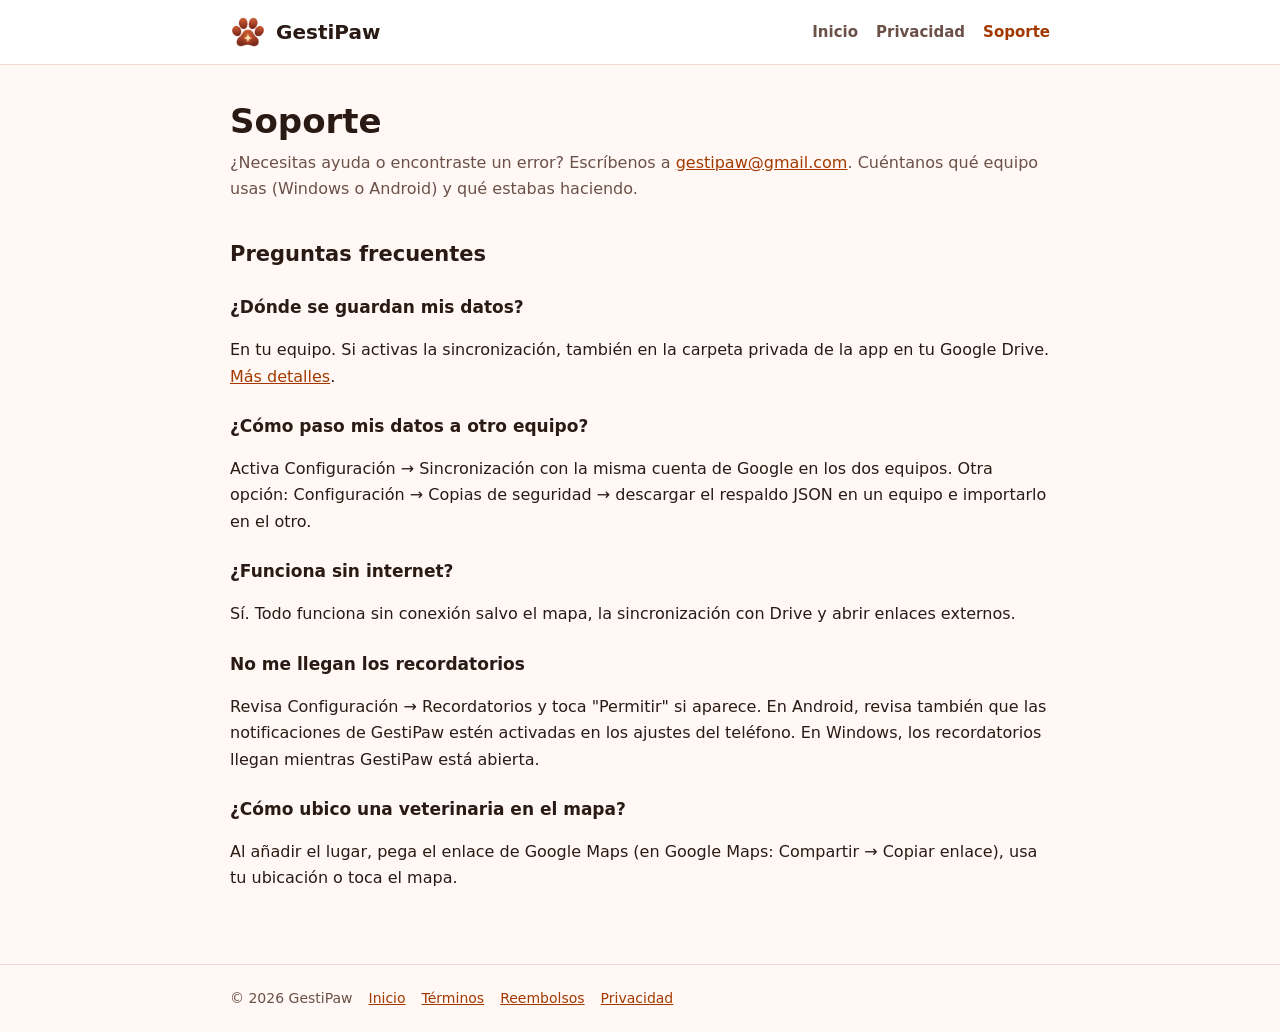
<file: soporte.html>
<!doctype html>
<html lang="es">
<head>
<meta charset="utf-8">
<meta name="viewport" content="width=device-width, initial-scale=1">
<title>Soporte — GestiPaw</title>
<meta name="description" content="Ayuda y contacto de GestiPaw.">
<link rel="icon" href="favicon.png">
<link rel="stylesheet" href="estilo.css">
</head>
<body>
<header class="cabecera"><div class="cabecera-in">
  <a class="marca" href="./"><img src="logo.png" alt="">GestiPaw</a>
  <nav><a href="./">Inicio</a><a href="privacidad.html">Privacidad</a><a href="soporte.html" aria-current="page">Soporte</a></nav>
</div></header>
<main>
  <h1>Soporte</h1>
  <p class="sub">¿Necesitas ayuda o encontraste un error? Escríbenos a
    <a href="mailto:gestipaw@gmail.com">gestipaw@gmail.com</a>. Cuéntanos qué equipo usas (Windows o Android) y qué estabas haciendo.</p>

  <h2>Preguntas frecuentes</h2>
  <h3>¿Dónde se guardan mis datos?</h3>
  <p>En tu equipo. Si activas la sincronización, también en la carpeta privada de la app en tu Google Drive.
    <a href="privacidad.html">Más detalles</a>.</p>
  <h3>¿Cómo paso mis datos a otro equipo?</h3>
  <p>Activa Configuración → Sincronización con la misma cuenta de Google en los dos equipos. Otra opción:
    Configuración → Copias de seguridad → descargar el respaldo JSON en un equipo e importarlo en el otro.</p>
  <h3>¿Funciona sin internet?</h3>
  <p>Sí. Todo funciona sin conexión salvo el mapa, la sincronización con Drive y abrir enlaces externos.</p>
  <h3>No me llegan los recordatorios</h3>
  <p>Revisa Configuración → Recordatorios y toca "Permitir" si aparece. En Android, revisa también que las notificaciones
    de GestiPaw estén activadas en los ajustes del teléfono. En Windows, los recordatorios llegan mientras GestiPaw está abierta.</p>
  <h3>¿Cómo ubico una veterinaria en el mapa?</h3>
  <p>Al añadir el lugar, pega el enlace de Google Maps (en Google Maps: Compartir → Copiar enlace), usa tu ubicación o toca el mapa.</p>
</main>
<footer class="pie"><div class="pie-in"><span>© 2026 GestiPaw</span><a href="./">Inicio</a><a href="terminos.html">Términos</a><a href="reembolsos.html">Reembolsos</a><a href="privacidad.html">Privacidad</a></div></footer>
</body>
</html>
</file>
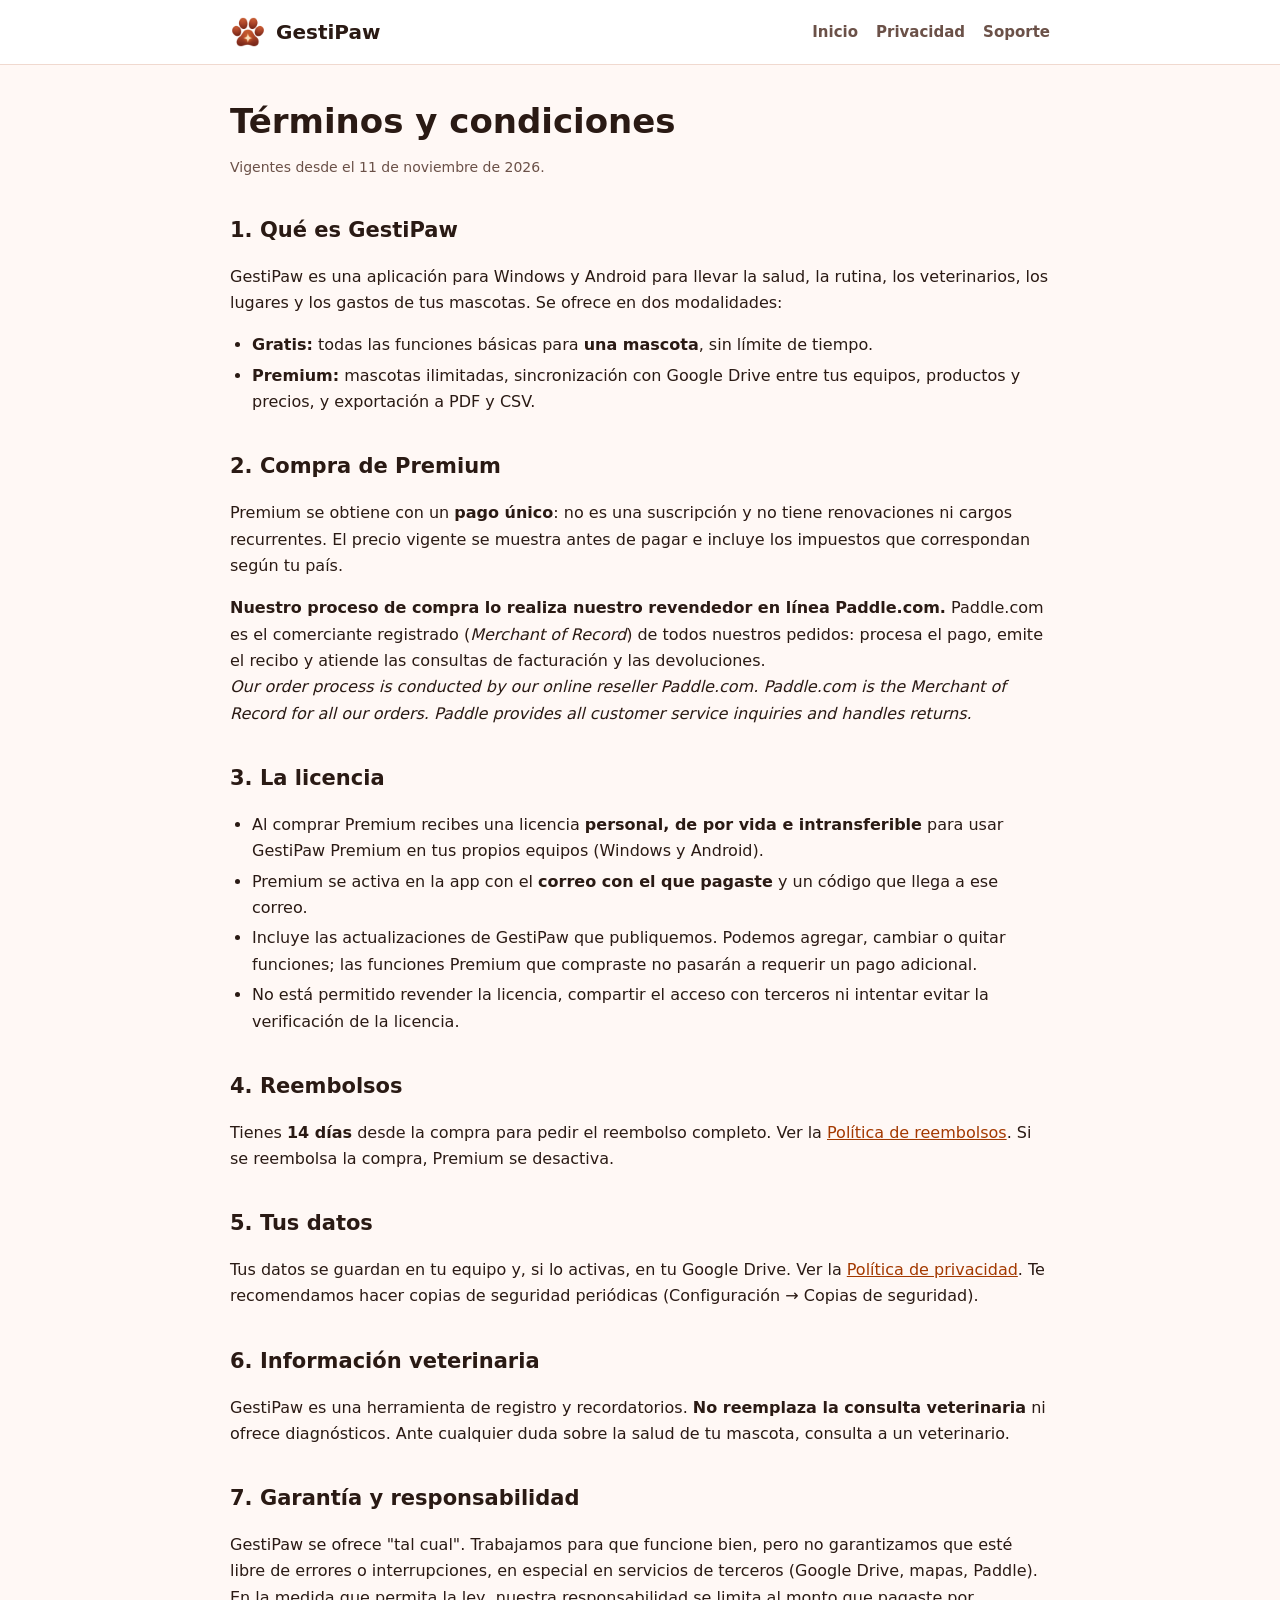
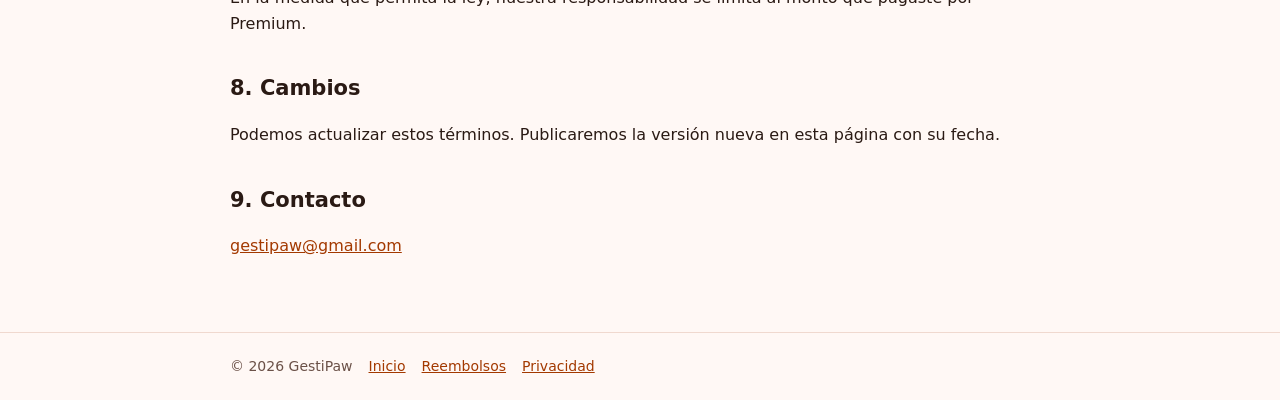
<file: terminos.html>
<!doctype html>
<html lang="es">
<head>
<meta charset="utf-8">
<meta name="viewport" content="width=device-width, initial-scale=1">
<title>Términos y condiciones — GestiPaw</title>
<meta name="description" content="Términos y condiciones de uso y de compra de GestiPaw.">
<link rel="icon" href="favicon.png">
<link rel="stylesheet" href="estilo.css">
</head>
<body>
<header class="cabecera"><div class="cabecera-in">
  <a class="marca" href="./"><img src="logo.png" alt="">GestiPaw</a>
  <nav><a href="./">Inicio</a><a href="privacidad.html">Privacidad</a><a href="soporte.html">Soporte</a></nav>
</div></header>
<main>
  <h1>Términos y condiciones</h1>
  <p class="fecha">Vigentes desde el 11 de noviembre de 2026.</p>

  <h2>1. Qué es GestiPaw</h2>
  <p>GestiPaw es una aplicación para Windows y Android para llevar la salud, la rutina, los veterinarios, los lugares y
  los gastos de tus mascotas. Se ofrece en dos modalidades:</p>
  <ul>
    <li><b>Gratis:</b> todas las funciones básicas para <b>una mascota</b>, sin límite de tiempo.</li>
    <li><b>Premium:</b> mascotas ilimitadas, sincronización con Google Drive entre tus equipos, productos y precios, y
      exportación a PDF y CSV.</li>
  </ul>

  <h2>2. Compra de Premium</h2>
  <p>Premium se obtiene con un <b>pago único</b>: no es una suscripción y no tiene renovaciones ni cargos recurrentes.
  El precio vigente se muestra antes de pagar e incluye los impuestos que correspondan según tu país.</p>
  <p><b>Nuestro proceso de compra lo realiza nuestro revendedor en línea Paddle.com.</b> Paddle.com es el comerciante
  registrado (<i>Merchant of Record</i>) de todos nuestros pedidos: procesa el pago, emite el recibo y atiende las
  consultas de facturación y las devoluciones.<br>
  <i>Our order process is conducted by our online reseller Paddle.com. Paddle.com is the Merchant of Record for all our
  orders. Paddle provides all customer service inquiries and handles returns.</i></p>

  <h2>3. La licencia</h2>
  <ul>
    <li>Al comprar Premium recibes una licencia <b>personal, de por vida e intransferible</b> para usar GestiPaw Premium en
      tus propios equipos (Windows y Android).</li>
    <li>Premium se activa en la app con el <b>correo con el que pagaste</b> y un código que llega a ese correo.</li>
    <li>Incluye las actualizaciones de GestiPaw que publiquemos. Podemos agregar, cambiar o quitar funciones; las
      funciones Premium que compraste no pasarán a requerir un pago adicional.</li>
    <li>No está permitido revender la licencia, compartir el acceso con terceros ni intentar evitar la verificación de
      la licencia.</li>
  </ul>

  <h2>4. Reembolsos</h2>
  <p>Tienes <b>14 días</b> desde la compra para pedir el reembolso completo. Ver la
  <a href="reembolsos.html">Política de reembolsos</a>. Si se reembolsa la compra, Premium se desactiva.</p>

  <h2>5. Tus datos</h2>
  <p>Tus datos se guardan en tu equipo y, si lo activas, en tu Google Drive. Ver la
  <a href="privacidad.html">Política de privacidad</a>. Te recomendamos hacer copias de seguridad periódicas
  (Configuración → Copias de seguridad).</p>

  <h2>6. Información veterinaria</h2>
  <p>GestiPaw es una herramienta de registro y recordatorios. <b>No reemplaza la consulta veterinaria</b> ni ofrece
  diagnósticos. Ante cualquier duda sobre la salud de tu mascota, consulta a un veterinario.</p>

  <h2>7. Garantía y responsabilidad</h2>
  <p>GestiPaw se ofrece "tal cual". Trabajamos para que funcione bien, pero no garantizamos que esté libre de errores o
  interrupciones, en especial en servicios de terceros (Google Drive, mapas, Paddle). En la medida que permita la ley,
  nuestra responsabilidad se limita al monto que pagaste por Premium.</p>

  <h2>8. Cambios</h2>
  <p>Podemos actualizar estos términos. Publicaremos la versión nueva en esta página con su fecha.</p>

  <h2>9. Contacto</h2>
  <p><a href="mailto:gestipaw@gmail.com">gestipaw@gmail.com</a></p>
</main>
<footer class="pie"><div class="pie-in"><span>© 2026 GestiPaw</span><a href="./">Inicio</a><a href="reembolsos.html">Reembolsos</a><a href="privacidad.html">Privacidad</a></div></footer>
</body>
</html>
</file>
<file: estilo.css>
/* Web pública de GestiPaw (portada, privacidad, soporte). Sin dependencias externas. */
:root {
  --fondo: #fff8f5; --superficie: #ffffff; --texto: #2a1a14; --tenue: #6b5148; --borde: #f0d9cf;
  --marca: #a33900; --marca-suave: #ffdbcc; --sobre-marca: #ffffff;
  color-scheme: light;
}
@media (prefers-color-scheme: dark) {
  :root {
    --fondo: #1a110e; --superficie: #241915; --texto: #f6ded5; --tenue: #c9ada3; --borde: #3d2b24;
    --marca: #ffb599; --marca-suave: #5a2a17; --sobre-marca: #3a1200;
    color-scheme: dark;
  }
}
* { box-sizing: border-box; }
body {
  margin: 0; background: var(--fondo); color: var(--texto);
  font: 16px/1.65 system-ui, -apple-system, "Segoe UI", Roboto, sans-serif;
}
a { color: var(--marca); }
.cabecera { border-bottom: 1px solid var(--borde); background: var(--superficie); }
.cabecera-in, main, .pie-in { max-width: 860px; margin: 0 auto; padding: 0 20px; }
.cabecera-in { display: flex; align-items: center; gap: 12px; height: 64px; }
.marca { display: flex; align-items: center; gap: 10px; text-decoration: none; color: var(--texto); font-weight: 800; font-size: 20px; }
.marca img { width: 36px; height: 36px; }
nav { margin-left: auto; display: flex; gap: 18px; font-size: 15px; }
nav a { text-decoration: none; color: var(--tenue); font-weight: 600; }
nav a[aria-current] { color: var(--marca); }
main { padding-top: 36px; padding-bottom: 56px; }
h1 { font-size: 34px; line-height: 1.2; margin: 0 0 8px; }
h2 { font-size: 21px; margin: 34px 0 8px; }
h3 { font-size: 17px; margin: 22px 0 4px; }
.sub { color: var(--tenue); margin: 0 0 24px; }
.fecha { color: var(--tenue); font-size: 14px; }
.caja { background: var(--superficie); border: 1px solid var(--borde); border-radius: 16px; padding: 18px 22px; margin: 18px 0; }
.caja.destacada { background: var(--marca-suave); border-color: transparent; }
.heroe { display: grid; grid-template-columns: 1fr auto; gap: 24px; align-items: center; margin-bottom: 18px; }
.heroe img { width: 160px; height: 160px; filter: drop-shadow(0 10px 28px rgba(201, 84, 40, .35)); }
.boton { display: inline-block; padding: 12px 22px; border-radius: 999px; background: var(--marca); color: var(--sobre-marca); text-decoration: none; font-weight: 700; }
.rejilla { display: grid; grid-template-columns: repeat(auto-fit, minmax(220px, 1fr)); gap: 14px; margin-top: 18px; }
.rejilla .caja { margin: 0; }
.rejilla b { display: block; margin-bottom: 4px; }
ul { padding-left: 22px; }
li { margin: 4px 0; }
.pie { border-top: 1px solid var(--borde); color: var(--tenue); font-size: 14px; }
.pie-in { padding: 22px 20px; display: flex; gap: 16px; flex-wrap: wrap; }
@media (max-width: 600px) {
  .cabecera-in { height: auto; flex-wrap: wrap; padding: 12px 16px; row-gap: 6px; }
  nav { margin-left: 0; width: 100%; }
  main, .pie-in { padding-left: 16px; padding-right: 16px; }
  code { overflow-wrap: anywhere; }
  h1 { font-size: 27px; }
  .heroe { grid-template-columns: 1fr; }
  .heroe img { width: 112px; height: 112px; order: -1; }
  nav { gap: 12px; font-size: 14px; }
}
</file>
<file: portada.css>
/* Portada de GestiPaw (index.html). Usa los colores de estilo.css. */
html { scroll-behavior: smooth; }
.cont { max-width: 1120px; margin: 0 auto; padding: 0 20px; }
.cabecera { position: sticky; top: 0; z-index: 50; backdrop-filter: blur(10px); background: color-mix(in srgb, var(--superficie) 88%, transparent); }
.cabecera-in { max-width: 1120px; }
.btn-nav { padding: 8px 16px; border-radius: 999px; background: var(--marca); color: var(--sobre-marca) !important; font-weight: 700; }
.boton.sec { background: transparent; color: var(--marca); border: 2px solid var(--marca); }

/* Portada */
.heroe2 { padding: 56px 0 28px; text-align: center; }
.ceja { display: inline-flex; align-items: center; gap: 6px; padding: 6px 14px; border-radius: 999px; background: var(--marca-suave); color: var(--texto); font-size: 13px; font-weight: 700; margin-bottom: 18px; }
.heroe2 h1 { font-size: clamp(32px, 5.4vw, 56px); line-height: 1.08; letter-spacing: -.02em; margin: 0 auto 16px; max-width: 900px; }
.heroe2 h1 em { font-style: normal; color: var(--marca); }
.heroe2 .claim { font-size: clamp(17px, 2vw, 21px); color: var(--tenue); max-width: 720px; margin: 0 auto 26px; }
.acciones { display: flex; gap: 14px; justify-content: center; align-items: center; flex-wrap: wrap; }
.ms-badge { display: inline-flex; border-radius: 8px; transition: transform .15s, box-shadow .15s; }
.ms-badge:hover { transform: translateY(-2px); box-shadow: 0 8px 22px rgba(163, 57, 0, .25); }
.ms-badge img { display: block; height: 58px; width: auto; }
.ms-badge .claro { display: none; }
@media (prefers-color-scheme: dark) { .ms-badge .oscuro { display: none; } .ms-badge .claro { display: block; } }
.chips { display: flex; gap: 10px 18px; justify-content: center; flex-wrap: wrap; margin-top: 18px; font-size: 14px; color: var(--tenue); }
.chips span::before { content: "✓ "; color: var(--marca); font-weight: 800; }

/* Pantallas */
.pantallas { position: relative; max-width: 1040px; margin: 40px auto 0; }
.ventana { border-radius: 14px; overflow: hidden; border: 1px solid var(--borde); box-shadow: 0 30px 70px rgba(42, 26, 20, .18); background: var(--superficie); }
.ventana .barra { display: flex; gap: 7px; padding: 10px 14px; background: var(--fondo); border-bottom: 1px solid var(--borde); }
.ventana .barra i { width: 11px; height: 11px; border-radius: 50%; display: block; }
.ventana img { display: block; width: 100%; height: auto; }
.telefono { position: absolute; right: -26px; top: 64px; height: min(400px, calc(100% - 96px)); aspect-ratio: 390 / 844; box-sizing: content-box; border-radius: 30px; border: 7px solid #1d1412; overflow: hidden; box-shadow: 0 24px 50px rgba(0, 0, 0, .3); background: #1d1412; }
.telefono img { display: block; width: 100%; height: 100%; object-fit: cover; object-position: top; }
@media (max-width: 900px) { .telefono { display: none; } }

/* Franja */
.franja { margin-top: 70px; border-top: 1px solid var(--borde); border-bottom: 1px solid var(--borde); background: var(--superficie); }
.franja .cont { display: grid; grid-template-columns: repeat(4, 1fr); }
.franja div div { padding: 18px 10px; text-align: center; font-weight: 700; font-size: 15px; }
.franja div div + div { border-left: 1px solid var(--borde); }
@media (max-width: 700px) { .franja .cont { grid-template-columns: 1fr 1fr; } .franja div div:nth-child(3) { border-left: none; } .franja div div:nth-child(n+3) { border-top: 1px solid var(--borde); } }

/* Secciones */
.seccion { padding: 76px 0 10px; }
.seccion h2 { font-size: clamp(26px, 3.6vw, 38px); line-height: 1.15; text-align: center; margin: 0 auto 10px; max-width: 760px; }
.seccion .intro { text-align: center; color: var(--tenue); max-width: 680px; margin: 0 auto 36px; font-size: 17px; }
.eti { display: block; text-align: center; font-size: 13px; font-weight: 800; letter-spacing: .12em; text-transform: uppercase; color: var(--marca); margin-bottom: 10px; }

.dolores { display: grid; grid-template-columns: repeat(3, 1fr); gap: 18px; }
.dolor { background: var(--superficie); border: 1px solid var(--borde); border-radius: 18px; padding: 22px; }
.dolor .q { font-size: 18px; font-weight: 800; margin-bottom: 8px; }
.dolor .a { color: var(--tenue); }
.dolor .a b { color: var(--texto); }
@media (max-width: 820px) { .dolores { grid-template-columns: 1fr; } }

/* Funciones con captura */
.funcion { display: grid; grid-template-columns: 1fr 1.35fr; gap: 44px; align-items: center; margin: 0 0 76px; }
.funcion.inv { grid-template-columns: 1.35fr 1fr; }
.funcion.inv .texto { order: 2; }
.funcion .texto h3 { font-size: 26px; line-height: 1.2; margin: 6px 0 10px; }
.funcion .texto p { color: var(--tenue); margin: 0 0 12px; }
.funcion .texto ul { list-style: none; padding: 0; margin: 0; }
.funcion .texto li { padding: 5px 0 5px 28px; position: relative; }
.funcion .texto li::before { content: "✓"; position: absolute; left: 4px; color: var(--marca); font-weight: 800; }
.funcion .ventana img { cursor: zoom-in; }
.premium-tag { display: inline-block; font-size: 12px; font-weight: 800; padding: 2px 9px; border-radius: 999px; background: var(--marca); color: var(--sobre-marca); vertical-align: middle; margin-left: 6px; }
@media (max-width: 860px) { .funcion, .funcion.inv { grid-template-columns: 1fr; gap: 20px; } .funcion.inv .texto { order: 0; } }

/* Todo lo que incluye */
.incluye { display: grid; grid-template-columns: repeat(auto-fill, minmax(240px, 1fr)); gap: 14px; }
.incluye div { background: var(--superficie); border: 1px solid var(--borde); border-radius: 16px; padding: 16px 18px; }
.incluye b { display: block; margin-bottom: 2px; }
.incluye span { color: var(--tenue); font-size: 14.5px; }
.incluye .ico { font-size: 22px; display: block; margin-bottom: 6px; }

/* Planes */
.planes { display: grid; grid-template-columns: 1fr 1fr; gap: 20px; max-width: 880px; margin: 0 auto; }
.plan { background: var(--superficie); border: 1px solid var(--borde); border-radius: 22px; padding: 28px; display: flex; flex-direction: column; }
.plan.pro { border: 2px solid var(--marca); box-shadow: 0 18px 40px rgba(163, 57, 0, .14); position: relative; }
.plan .nombre { font-weight: 800; font-size: 20px; }
.plan .precio { font-size: 42px; font-weight: 900; margin: 6px 0 2px; }
.plan .precio small { font-size: 15px; font-weight: 600; color: var(--tenue); }
.plan ul { list-style: none; padding: 0; margin: 16px 0 22px; flex: 1; }
.plan li { padding: 6px 0 6px 28px; position: relative; }
.plan li::before { content: "✓"; position: absolute; left: 4px; color: var(--marca); font-weight: 800; }
.plan .cinta { position: absolute; top: -13px; right: 22px; background: var(--marca); color: var(--sobre-marca); font-size: 12px; font-weight: 800; padding: 4px 12px; border-radius: 999px; }
.plan .acc { display: flex; flex-direction: column; gap: 10px; align-items: flex-start; }
@media (max-width: 760px) { .planes { grid-template-columns: 1fr; } }

/* Preguntas */
.faq { max-width: 780px; margin: 0 auto; }
.faq details { background: var(--superficie); border: 1px solid var(--borde); border-radius: 14px; padding: 4px 20px; margin-bottom: 10px; }
.faq summary { cursor: pointer; font-weight: 700; padding: 14px 0; list-style: none; }
.faq summary::after { content: "+"; float: right; color: var(--marca); font-weight: 900; }
.faq details[open] summary::after { content: "–"; }
.faq details p { color: var(--tenue); margin: 0 0 14px; }

/* Llamado final */
.final { margin: 80px 0 0; padding: 60px 20px; text-align: center; background: var(--marca-suave); }
.final h2 { font-size: clamp(26px, 3.6vw, 38px); margin: 0 0 10px; }
.final p { color: var(--tenue); margin: 0 0 24px; }
.final img.logo { width: 84px; height: 84px; margin-bottom: 10px; }

/* Visor de capturas */
.visor { position: fixed; inset: 0; background: rgba(0, 0, 0, .82); display: none; align-items: center; justify-content: center; z-index: 100; padding: 20px; cursor: zoom-out; }
.visor.abierto { display: flex; }
.visor img { max-width: 100%; max-height: 100%; border-radius: 10px; box-shadow: 0 20px 60px rgba(0, 0, 0, .5); }

@media (max-width: 600px) {
  .seccion { padding-top: 56px; }
  .heroe2 { padding-top: 34px; }
  nav .ocultar-movil { display: none; }
}
</file>
